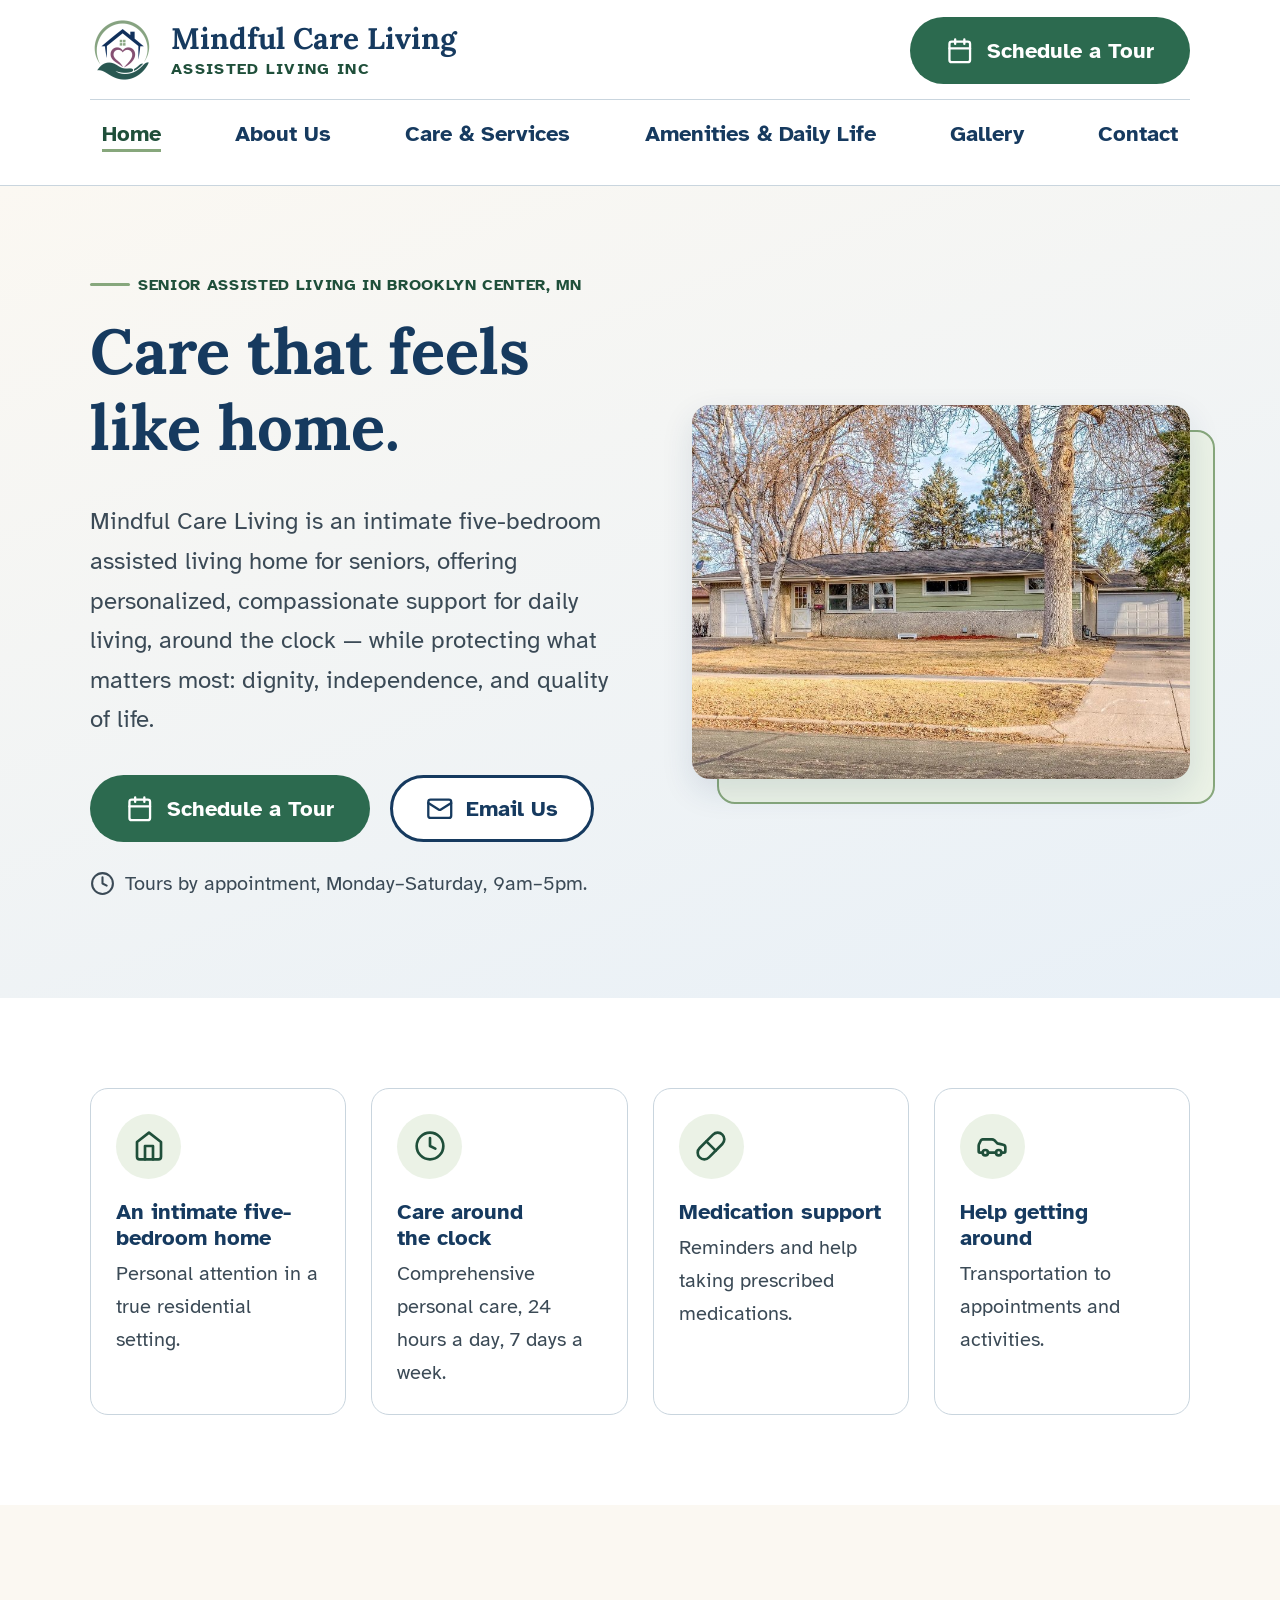
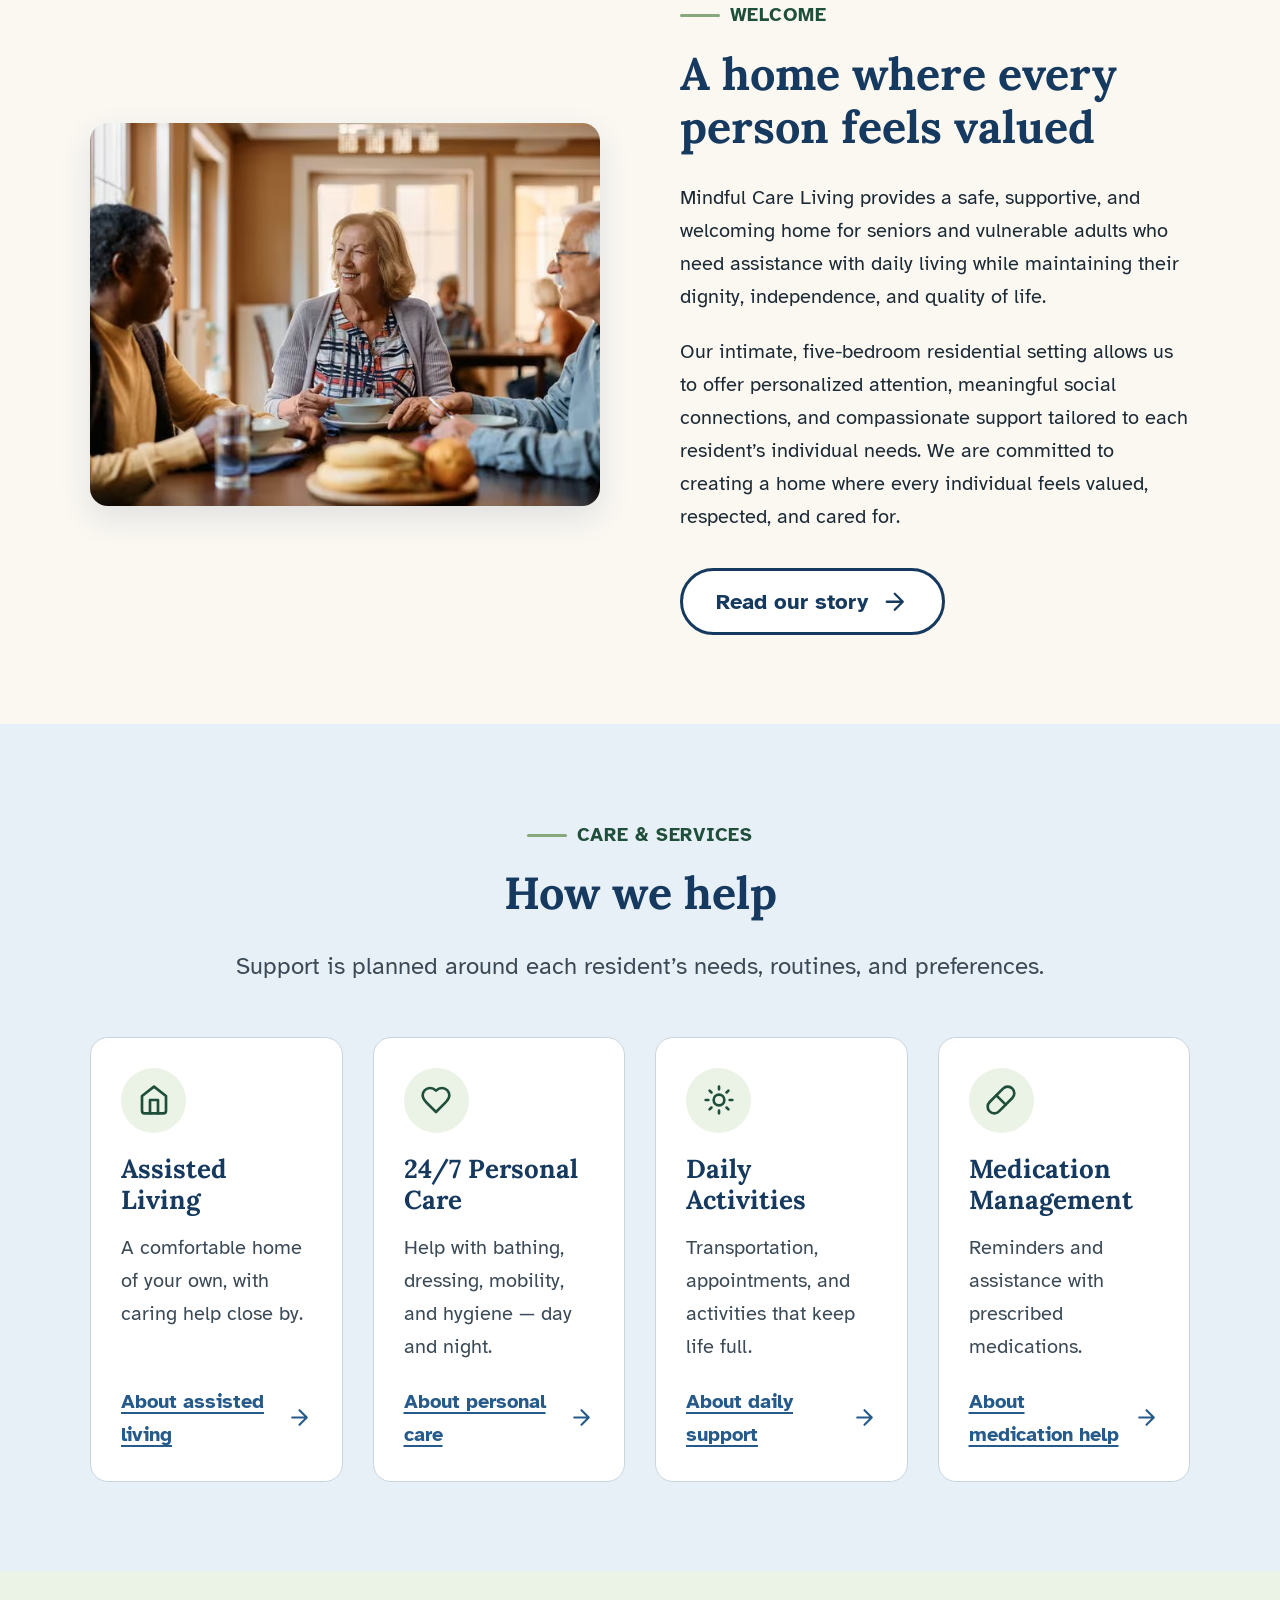
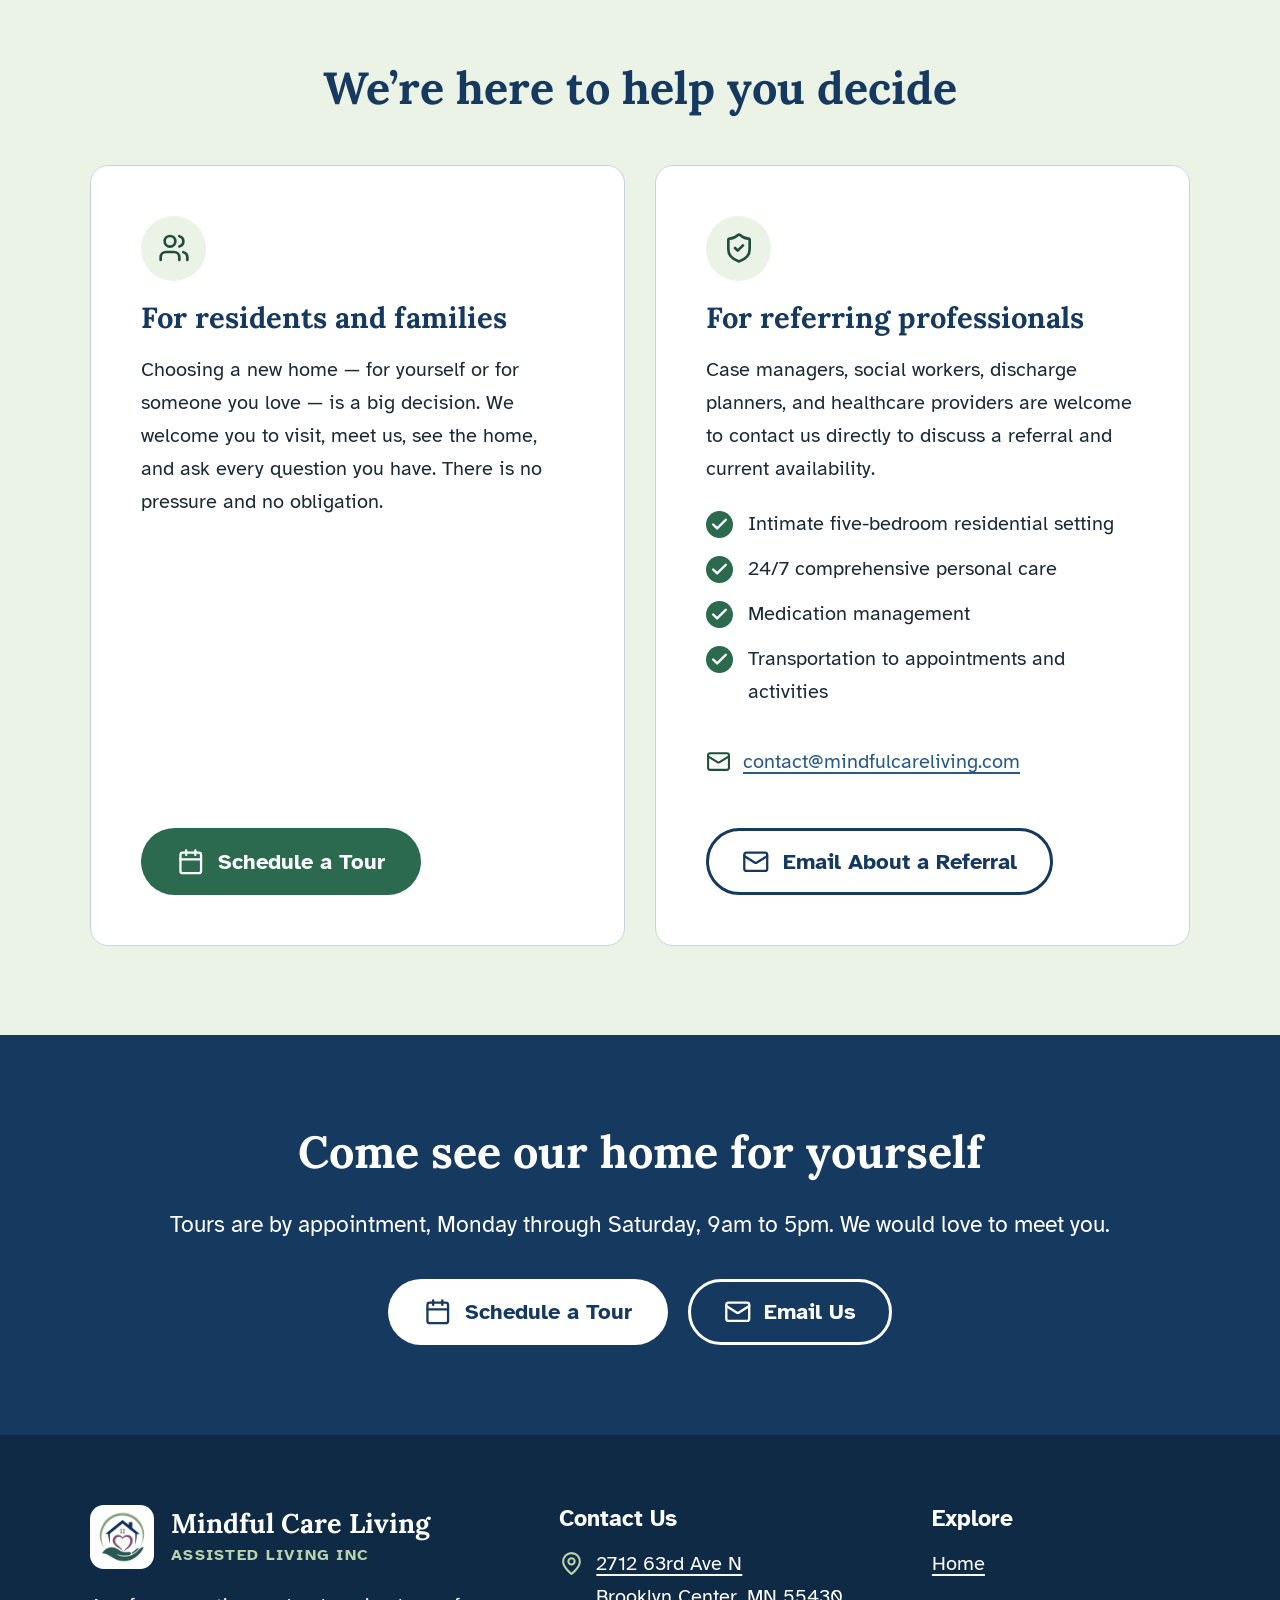
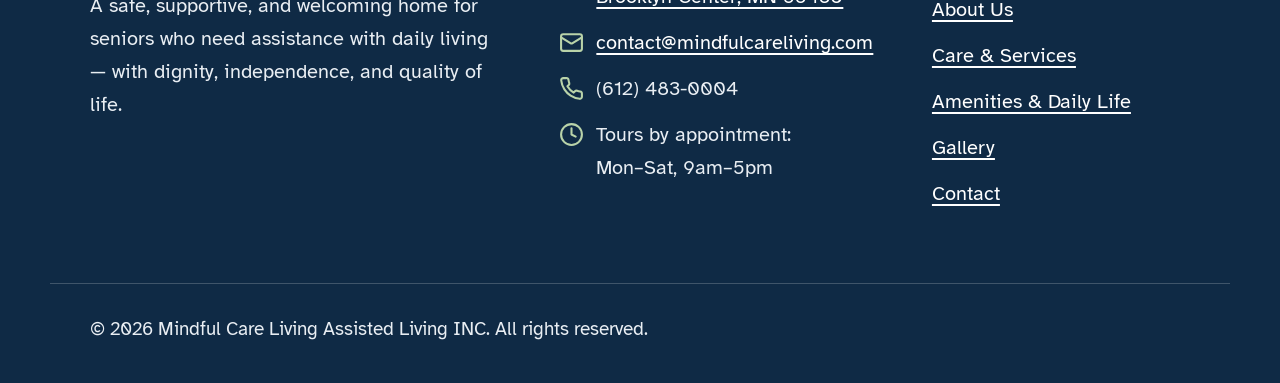
<file: index.html>
<!DOCTYPE html>
<html lang="en">
<head>
  <meta charset="utf-8">
  <meta name="viewport" content="width=device-width, initial-scale=1">
  <meta name="format-detection" content="telephone=no">
  <title>Mindful Care Living Assisted Living INC | Senior Assisted Living in Brooklyn Center, MN</title>
  <meta name="description" content="Mindful Care Living is a five-bedroom assisted living home for seniors in Brooklyn Center, Minnesota, offering 24/7 personal care, medication management, and support with daily living. Schedule a tour today.">
  <meta property="og:type" content="website">
  <meta property="og:title" content="Mindful Care Living Assisted Living INC | Senior Assisted Living in Brooklyn Center, MN">
  <meta property="og:description" content="Mindful Care Living is a five-bedroom assisted living home for seniors in Brooklyn Center, Minnesota, offering 24/7 personal care, medication management, and support with daily living. Schedule a tour today.">
  <link rel="icon" type="image/png" href="images/logo.png">
  <link rel="preconnect" href="https://fonts.googleapis.com">
  <link rel="preconnect" href="https://fonts.gstatic.com" crossorigin>
  <link rel="stylesheet" href="https://fonts.googleapis.com/css2?family=Atkinson+Hyperlegible:ital,wght@0,400;0,700;1,400&amp;family=Lora:ital,wght@0,600;0,700;1,500&amp;display=swap">
  <link rel="stylesheet" href="css/styles.css">
  <script>
    document.documentElement.classList.add("js");
  </script>
  <script src="js/main.js" defer></script>
  <script type="application/ld+json">
  {
    "@context": "https://schema.org",
    "@type": "LocalBusiness",
    "name": "Mindful Care Living Assisted Living INC",
    "description": "A five-bedroom assisted living home for seniors in Brooklyn Center, Minnesota, offering 24/7 personal care, medication management, and support with daily living.",
    "email": "contact@mindfulcareliving.com",
    "address": {
      "@type": "PostalAddress",
      "streetAddress": "2712 63rd Ave N",
      "addressLocality": "Brooklyn Center",
      "addressRegion": "MN",
      "postalCode": "55430",
      "addressCountry": "US"
    }
  }
  </script>
</head>
<body>
  <a class="skip-link" href="#main">Skip to main content</a>

  <header>
  <!-- ===== HEADER: logo and menu ===== -->
  <div class="site-header">
    <div class="container site-header__inner">
      <a class="brand" href="index.html">
        <img src="images/logo.png" alt="" width="256" height="256">
        <span>
          <span class="brand__name">Mindful Care Living</span>
          <span class="brand__tag">Assisted Living INC</span>
        </span>
      </a>
      <a class="btn btn-primary header-cta" href="contact.html#tour"><svg class="icon" viewBox="0 0 24 24" aria-hidden="true" focusable="false"><rect x="3" y="4" width="18" height="18" rx="2"/><path d="M16 2v4M8 2v4M3 10h18"/></svg> Schedule a Tour</a>
      <button class="menu-toggle" type="button" aria-expanded="false" aria-controls="site-nav">
        <svg class="icon" viewBox="0 0 24 24" aria-hidden="true" focusable="false"><path d="M4 6h16M4 12h16M4 18h16"/></svg> Menu
      </button>
      <nav id="site-nav" class="site-nav" aria-label="Main menu">
        <ul>
          <li><a href="index.html" aria-current="page">Home</a></li>
          <li><a href="about.html">About Us</a></li>
          <li><a href="care.html">Care &amp; Services</a></li>
          <li><a href="amenities.html">Amenities &amp; Daily Life</a></li>
          <li><a href="gallery.html">Gallery</a></li>
          <li><a href="contact.html">Contact</a></li>
        </ul>
        <a class="btn btn-primary site-nav__cta" href="contact.html#tour"><svg class="icon" viewBox="0 0 24 24" aria-hidden="true" focusable="false"><rect x="3" y="4" width="18" height="18" rx="2"/><path d="M16 2v4M8 2v4M3 10h18"/></svg> Schedule a Tour</a>
      </nav>
    </div>
  </div>
  </header>

  <main id="main">
    <!-- ===== WELCOME (top of the home page) ===== -->
    <section class="hero" aria-labelledby="hero-title">
      <div class="container hero__grid">
        <div>
          <p class="eyebrow">Senior Assisted Living in Brooklyn Center, MN</p>
          <h1 id="hero-title">Care that feels like home.</h1>
          <p class="lead">Mindful Care Living is an intimate five-bedroom assisted living home for seniors, offering personalized, compassionate support for daily living, around the clock — while protecting what matters most: dignity, independence, and quality of life.</p>
          <div class="btn-group">
            <a class="btn btn-primary" href="contact.html#tour"><svg class="icon" viewBox="0 0 24 24" aria-hidden="true" focusable="false"><rect x="3" y="4" width="18" height="18" rx="2"/><path d="M16 2v4M8 2v4M3 10h18"/></svg> Schedule a Tour</a>
            <a class="btn btn-secondary" href="mailto:contact@mindfulcareliving.com"><svg class="icon" viewBox="0 0 24 24" aria-hidden="true" focusable="false"><rect x="2" y="4" width="20" height="16" rx="2"/><path d="m22 7-8.97 5.7a1.94 1.94 0 0 1-2.06 0L2 7"/></svg> Email Us</a>
          </div>
          <p class="hero__note"><svg class="icon" viewBox="0 0 24 24" aria-hidden="true" focusable="false"><circle cx="12" cy="12" r="10"/><path d="M12 6v6l4 2"/></svg> Tours by appointment, Monday–Saturday, 9am–5pm.</p>
        </div>
        <figure class="hero__media">
          <!-- PHOTO: images/home-front.jpg -->
          <img src="images/home-front.jpg" alt="The front of the Mindful Care Living home" width="843" height="632">
        </figure>
      </div>
    </section>

    <!-- ===== AT A GLANCE ===== -->
    <section class="section section--white" aria-labelledby="glance-title">
      <div class="container">
        <h2 id="glance-title" class="visually-hidden">At a glance</h2>
        <ul class="highlights">
          <li>
            <span class="icon-badge"><svg class="icon" viewBox="0 0 24 24" aria-hidden="true" focusable="false"><path d="m3 9 9-7 9 7v11a2 2 0 0 1-2 2H5a2 2 0 0 1-2-2z"/><path d="M9 22V12h6v10"/></svg></span>
            <div>
              <h3>An intimate five-bedroom home</h3>
              <p>Personal attention in a true residential setting.</p>
            </div>
          </li>
          <li>
            <span class="icon-badge"><svg class="icon" viewBox="0 0 24 24" aria-hidden="true" focusable="false"><circle cx="12" cy="12" r="10"/><path d="M12 6v6l4 2"/></svg></span>
            <div>
              <h3>Care around the clock</h3>
              <p>Comprehensive personal care, 24 hours a day, 7 days a week.</p>
            </div>
          </li>
          <li>
            <span class="icon-badge"><svg class="icon" viewBox="0 0 24 24" aria-hidden="true" focusable="false"><path d="m10.5 20.5 10-10a4.95 4.95 0 1 0-7-7l-10 10a4.95 4.95 0 1 0 7 7Z"/><path d="m8.5 8.5 7 7"/></svg></span>
            <div>
              <h3>Medication support</h3>
              <p>Reminders and help taking prescribed medications.</p>
            </div>
          </li>
          <li>
            <span class="icon-badge"><svg class="icon" viewBox="0 0 24 24" aria-hidden="true" focusable="false"><path d="M19 17h2c.6 0 1-.4 1-1v-3c0-.9-.7-1.7-1.5-1.9C18.7 10.6 16 10 16 10s-1.3-1.4-2.2-2.3c-.5-.4-1.1-.7-1.8-.7H5c-.6 0-1.1.4-1.4.9l-1.4 2.9A3.7 3.7 0 0 0 2 12v4c0 .6.4 1 1 1h2"/><circle cx="7" cy="17" r="2"/><path d="M9 17h6"/><circle cx="17" cy="17" r="2"/></svg></span>
            <div>
              <h3>Help getting around</h3>
              <p>Transportation to appointments and activities.</p>
            </div>
          </li>
        </ul>
      </div>
    </section>

    <!-- ===== INTRODUCTION ===== -->
    <section class="section" aria-labelledby="welcome-title">
      <div class="container split">
        <figure class="split__media">
          <!-- PHOTO: images/dining-together.jpg -->
          <img src="images/dining-together.jpg" alt="Older adults sharing a meal and friendly conversation around a dining table" width="724" height="483" loading="lazy">
        </figure>
        <div>
          <p class="eyebrow">Welcome</p>
          <h2 id="welcome-title">A home where every person feels valued</h2>
          <p>Mindful Care Living provides a safe, supportive, and welcoming home for seniors and vulnerable adults who need assistance with daily living while maintaining their dignity, independence, and quality of life.</p>
          <p>Our intimate, five-bedroom residential setting allows us to offer personalized attention, meaningful social connections, and compassionate support tailored to each resident’s individual needs. We are committed to creating a home where every individual feels valued, respected, and cared for.</p>
          <div class="btn-group">
            <a class="btn btn-secondary" href="about.html">Read our story <svg class="icon" viewBox="0 0 24 24" aria-hidden="true" focusable="false"><path d="M5 12h14M12 5l7 7-7 7"/></svg></a>
          </div>
        </div>
      </div>
    </section>

    <!-- ===== CARE OVERVIEW ===== -->
    <section class="section section--blue" aria-labelledby="care-title">
      <div class="container">
        <div class="section__header section__header--center">
          <p class="eyebrow">Care &amp; Services</p>
          <h2 id="care-title">How we help</h2>
          <p class="lead">Support is planned around each resident’s needs, routines, and preferences.</p>
        </div>
        <ul class="cards cards--4">
          <li class="card">
            <span class="icon-badge"><svg class="icon" viewBox="0 0 24 24" aria-hidden="true" focusable="false"><path d="m3 9 9-7 9 7v11a2 2 0 0 1-2 2H5a2 2 0 0 1-2-2z"/><path d="M9 22V12h6v10"/></svg></span>
            <h3>Assisted Living</h3>
            <p>A comfortable home of your own, with caring help close by.</p>
            <a class="card__link" href="care.html#assisted-living">About assisted living <svg class="icon" viewBox="0 0 24 24" aria-hidden="true" focusable="false"><path d="M5 12h14M12 5l7 7-7 7"/></svg></a>
          </li>
          <li class="card">
            <span class="icon-badge"><svg class="icon" viewBox="0 0 24 24" aria-hidden="true" focusable="false"><path d="M19 14c1.49-1.46 3-3.21 3-5.5A5.5 5.5 0 0 0 16.5 3c-1.76 0-3 .5-4.5 2-1.5-1.5-2.74-2-4.5-2A5.5 5.5 0 0 0 2 8.5c0 2.3 1.5 4.05 3 5.5l7 7Z"/></svg></span>
            <h3>24/7 Personal Care</h3>
            <p>Help with bathing, dressing, mobility, and hygiene — day and night.</p>
            <a class="card__link" href="care.html#personal-care">About personal care <svg class="icon" viewBox="0 0 24 24" aria-hidden="true" focusable="false"><path d="M5 12h14M12 5l7 7-7 7"/></svg></a>
          </li>
          <li class="card">
            <span class="icon-badge"><svg class="icon" viewBox="0 0 24 24" aria-hidden="true" focusable="false"><circle cx="12" cy="12" r="4"/><path d="M12 2v2M12 20v2M4.93 4.93l1.41 1.41M17.66 17.66l1.41 1.41M2 12h2M20 12h2M6.34 17.66l-1.41 1.41M19.07 4.93l-1.41 1.41"/></svg></span>
            <h3>Daily Activities</h3>
            <p>Transportation, appointments, and activities that keep life full.</p>
            <a class="card__link" href="care.html#daily-activities">About daily support <svg class="icon" viewBox="0 0 24 24" aria-hidden="true" focusable="false"><path d="M5 12h14M12 5l7 7-7 7"/></svg></a>
          </li>
          <li class="card">
            <span class="icon-badge"><svg class="icon" viewBox="0 0 24 24" aria-hidden="true" focusable="false"><path d="m10.5 20.5 10-10a4.95 4.95 0 1 0-7-7l-10 10a4.95 4.95 0 1 0 7 7Z"/><path d="m8.5 8.5 7 7"/></svg></span>
            <h3>Medication Management</h3>
            <p>Reminders and assistance with prescribed medications.</p>
            <a class="card__link" href="care.html#medication">About medication help <svg class="icon" viewBox="0 0 24 24" aria-hidden="true" focusable="false"><path d="M5 12h14M12 5l7 7-7 7"/></svg></a>
          </li>
        </ul>
      </div>
    </section>

    <!-- ===== FOR FAMILIES AND REFERRING PROFESSIONALS ===== -->
    <section class="section section--sage" aria-labelledby="audience-title">
      <div class="container">
        <div class="section__header section__header--center">
          <h2 id="audience-title">We’re here to help you decide</h2>
        </div>
        <div class="audience">
          <div class="audience__panel">
            <span class="icon-badge"><svg class="icon" viewBox="0 0 24 24" aria-hidden="true" focusable="false"><path d="M16 21v-2a4 4 0 0 0-4-4H6a4 4 0 0 0-4 4v2"/><circle cx="9" cy="7" r="4"/><path d="M22 21v-2a4 4 0 0 0-3-3.87M16 3.13a4 4 0 0 1 0 7.75"/></svg></span>
            <h3>For residents and families</h3>
            <p>Choosing a new home — for yourself or for someone you love — is a big decision. We welcome you to visit, meet us, see the home, and ask every question you have. There is no pressure and no obligation.</p>
            <div class="btn-group">
              <a class="btn btn-primary" href="contact.html#tour"><svg class="icon" viewBox="0 0 24 24" aria-hidden="true" focusable="false"><rect x="3" y="4" width="18" height="18" rx="2"/><path d="M16 2v4M8 2v4M3 10h18"/></svg> Schedule a Tour</a>
            </div>
          </div>
          <div class="audience__panel">
            <span class="icon-badge"><svg class="icon" viewBox="0 0 24 24" aria-hidden="true" focusable="false"><path d="M20 13c0 5-3.5 7.5-7.66 8.95a1 1 0 0 1-.67-.01C7.5 20.5 4 18 4 13V6a1 1 0 0 1 1-1c2 0 4.5-1.2 6.24-2.72a1.17 1.17 0 0 1 1.52 0C14.51 3.81 17 5 19 5a1 1 0 0 1 1 1z"/><path d="m9 12 2 2 4-4"/></svg></span>
            <h3>For referring professionals</h3>
            <p>Case managers, social workers, discharge planners, and healthcare providers are welcome to contact us directly to discuss a referral and current availability.</p>
            <ul class="check-list">
              <li>Intimate five-bedroom residential setting</li>
              <li>24/7 comprehensive personal care</li>
              <li>Medication management</li>
              <li>Transportation to appointments and activities</li>
            </ul>
            <ul class="contact-lines">
              <li><svg class="icon" viewBox="0 0 24 24" aria-hidden="true" focusable="false"><rect x="2" y="4" width="20" height="16" rx="2"/><path d="m22 7-8.97 5.7a1.94 1.94 0 0 1-2.06 0L2 7"/></svg> <a href="mailto:contact@mindfulcareliving.com">contact@mindfulcareliving.com</a></li>
            </ul>
            <div class="btn-group">
              <a class="btn btn-secondary" href="mailto:contact@mindfulcareliving.com?subject=Referral%20inquiry"><svg class="icon" viewBox="0 0 24 24" aria-hidden="true" focusable="false"><rect x="2" y="4" width="20" height="16" rx="2"/><path d="m22 7-8.97 5.7a1.94 1.94 0 0 1-2.06 0L2 7"/></svg> Email About a Referral</a>
            </div>
          </div>
        </div>
      </div>
    </section>

    <!-- ===== VISIT US ===== -->
    <section class="cta-band" aria-labelledby="visit-title">
      <div class="container">
        <h2 id="visit-title">Come see our home for yourself</h2>
        <p>Tours are by appointment, Monday through Saturday, 9am to 5pm. We would love to meet you.</p>
        <div class="btn-group">
          <a class="btn btn-light" href="contact.html#tour"><svg class="icon" viewBox="0 0 24 24" aria-hidden="true" focusable="false"><rect x="3" y="4" width="18" height="18" rx="2"/><path d="M16 2v4M8 2v4M3 10h18"/></svg> Schedule a Tour</a>
          <a class="btn btn-outline-light" href="mailto:contact@mindfulcareliving.com"><svg class="icon" viewBox="0 0 24 24" aria-hidden="true" focusable="false"><rect x="2" y="4" width="20" height="16" rx="2"/><path d="m22 7-8.97 5.7a1.94 1.94 0 0 1-2.06 0L2 7"/></svg> Email Us</a>
        </div>
      </div>
    </section>
  </main>

  <!-- ===== FOOTER (shown on every page) ===== -->
  <footer class="site-footer">
    <div class="container footer-grid">
      <div>
        <div class="footer-brand">
          <img src="images/logo.png" alt="" width="256" height="256">
          <span><span class="footer-brand__name">Mindful Care Living</span><span class="footer-brand__tag">Assisted Living INC</span></span>
        </div>
        <p>A safe, supportive, and welcoming home for seniors who need assistance with daily living — with dignity, independence, and quality of life.</p>
      </div>
      <div>
        <h2 class="footer-heading">Contact Us</h2>
        <ul class="footer-list">
          <li><svg class="icon" viewBox="0 0 24 24" aria-hidden="true" focusable="false"><path d="M20 10c0 6-8 12-8 12s-8-6-8-12a8 8 0 0 1 16 0Z"/><circle cx="12" cy="10" r="3"/></svg> <a href="https://www.google.com/maps/search/?api=1&amp;query=2712+63rd+Ave+N,+Brooklyn+Center,+MN+55430">2712 63rd Ave N<br>Brooklyn Center, MN 55430</a></li>
          <li><svg class="icon" viewBox="0 0 24 24" aria-hidden="true" focusable="false"><rect x="2" y="4" width="20" height="16" rx="2"/><path d="m22 7-8.97 5.7a1.94 1.94 0 0 1-2.06 0L2 7"/></svg> <a href="mailto:contact@mindfulcareliving.com">contact@mindfulcareliving.com</a></li>
          <li><svg class="icon" viewBox="0 0 24 24" aria-hidden="true" focusable="false"><path d="M22 16.92v3a2 2 0 0 1-2.18 2 19.79 19.79 0 0 1-8.63-3.07 19.5 19.5 0 0 1-6-6 19.79 19.79 0 0 1-3.07-8.67A2 2 0 0 1 4.11 2h3a2 2 0 0 1 2 1.72 12.84 12.84 0 0 0 .7 2.81 2 2 0 0 1-.45 2.11L8.09 9.91a16 16 0 0 0 6 6l1.27-1.27a2 2 0 0 1 2.11-.45 12.84 12.84 0 0 0 2.81.7A2 2 0 0 1 22 16.92z"/></svg> <span>(612) 483-0004</span></li>
          <li><svg class="icon" viewBox="0 0 24 24" aria-hidden="true" focusable="false"><circle cx="12" cy="12" r="10"/><path d="M12 6v6l4 2"/></svg> <span>Tours by appointment:<br>Mon–Sat, 9am–5pm</span></li>
        </ul>
      </div>
      <nav aria-label="Footer menu">
        <h2 class="footer-heading">Explore</h2>
        <ul class="footer-list">
          <li><a href="index.html">Home</a></li>
          <li><a href="about.html">About Us</a></li>
          <li><a href="care.html">Care &amp; Services</a></li>
          <li><a href="amenities.html">Amenities &amp; Daily Life</a></li>
          <li><a href="gallery.html">Gallery</a></li>
          <li><a href="contact.html">Contact</a></li>
        </ul>
      </nav>
    </div>
    <div class="container footer-bottom">
      <p>&copy; <span data-year>2026</span> Mindful Care Living Assisted Living INC. All rights reserved.</p>
    </div>
  </footer>
</body>
</html>
</file>
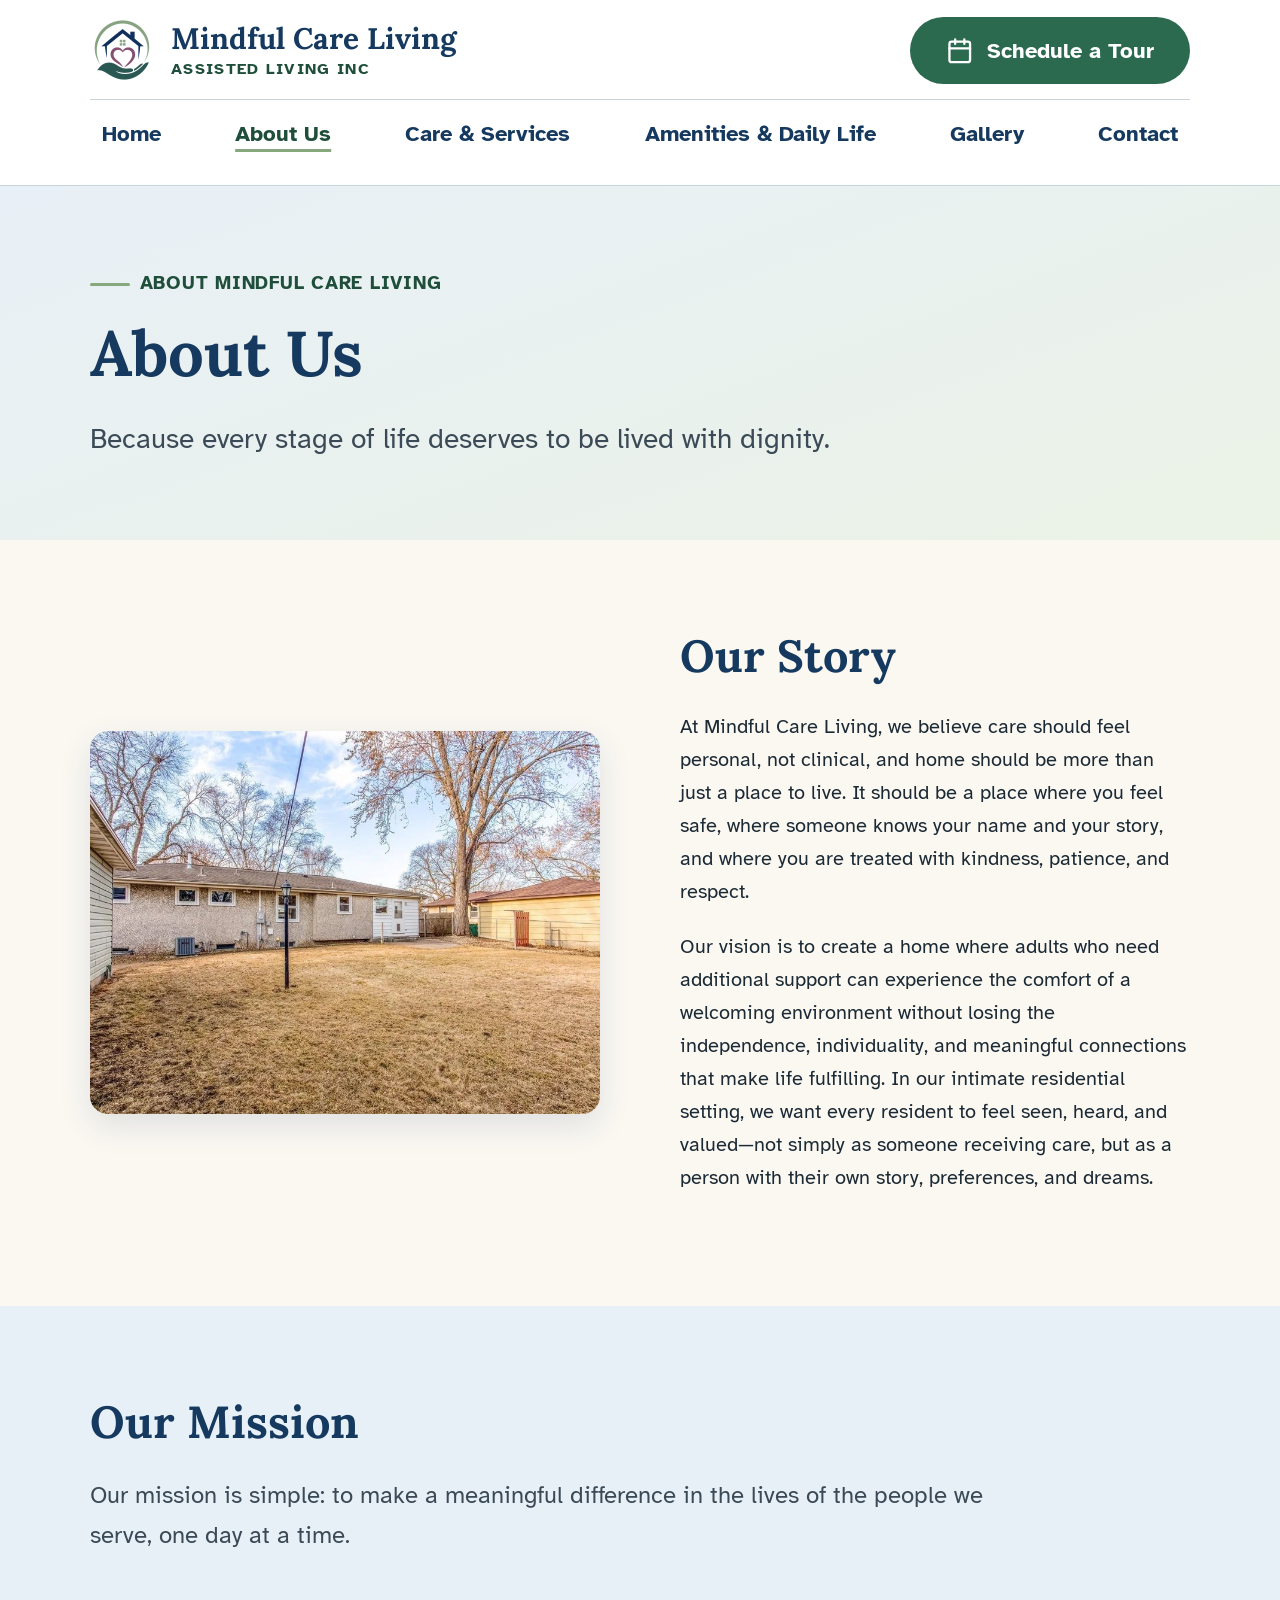
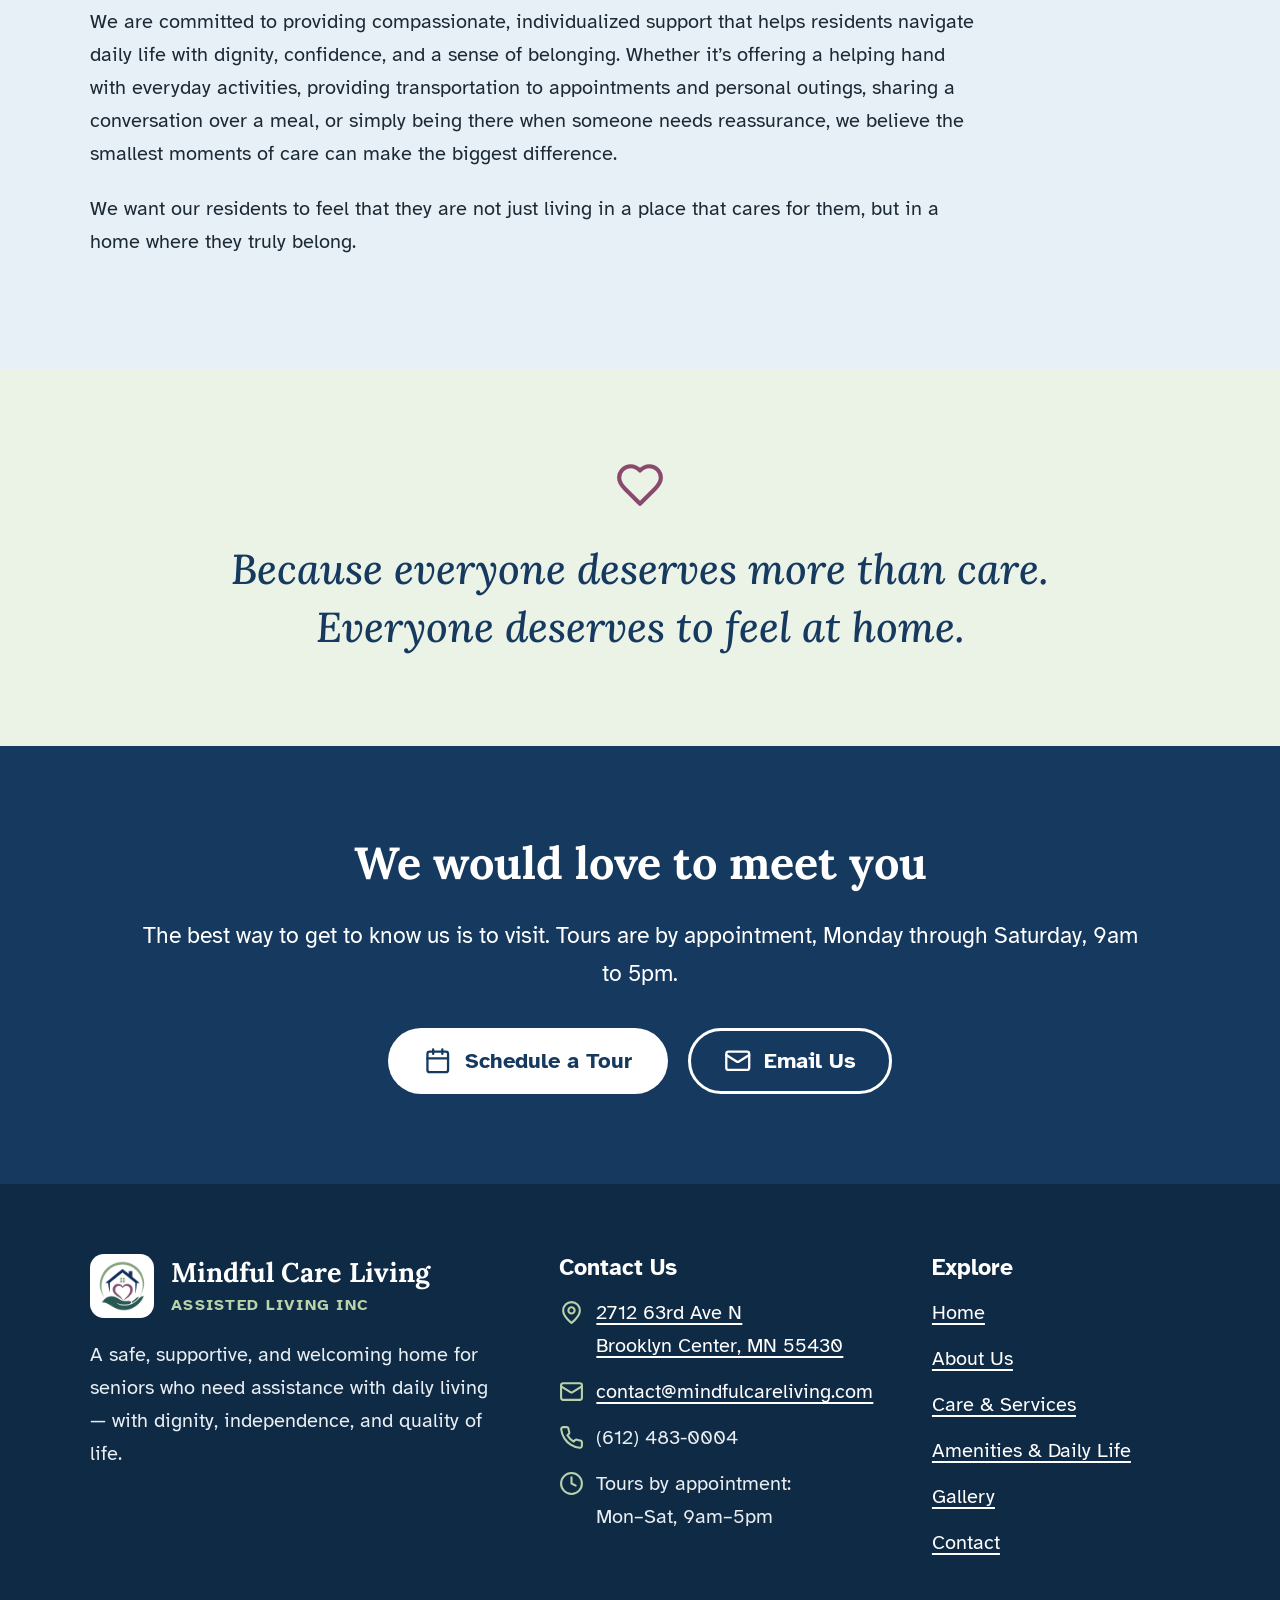
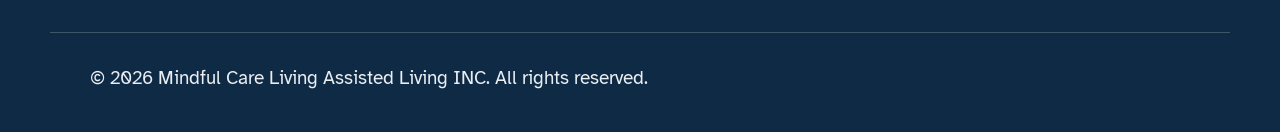
<file: about.html>
<!DOCTYPE html>
<html lang="en">
<head>
  <meta charset="utf-8">
  <meta name="viewport" content="width=device-width, initial-scale=1">
  <meta name="format-detection" content="telephone=no">
  <title>About Us | Mindful Care Living Assisted Living INC</title>
  <meta name="description" content="Our story, mission, and team. At Mindful Care Living, care feels personal, not clinical — because every stage of life deserves to be lived with dignity.">
  <meta property="og:type" content="website">
  <meta property="og:title" content="About Us | Mindful Care Living Assisted Living INC">
  <meta property="og:description" content="Our story, mission, and team. At Mindful Care Living, care feels personal, not clinical — because every stage of life deserves to be lived with dignity.">
  <link rel="icon" type="image/png" href="images/logo.png">
  <link rel="preconnect" href="https://fonts.googleapis.com">
  <link rel="preconnect" href="https://fonts.gstatic.com" crossorigin>
  <link rel="stylesheet" href="https://fonts.googleapis.com/css2?family=Atkinson+Hyperlegible:ital,wght@0,400;0,700;1,400&amp;family=Lora:ital,wght@0,600;0,700;1,500&amp;display=swap">
  <link rel="stylesheet" href="css/styles.css">
  <script>
    document.documentElement.classList.add("js");
  </script>
  <script src="js/main.js" defer></script>
</head>
<body>
  <a class="skip-link" href="#main">Skip to main content</a>

  <header>
  <!-- ===== HEADER: logo and menu ===== -->
  <div class="site-header">
    <div class="container site-header__inner">
      <a class="brand" href="index.html">
        <img src="images/logo.png" alt="" width="256" height="256">
        <span>
          <span class="brand__name">Mindful Care Living</span>
          <span class="brand__tag">Assisted Living INC</span>
        </span>
      </a>
      <a class="btn btn-primary header-cta" href="contact.html#tour"><svg class="icon" viewBox="0 0 24 24" aria-hidden="true" focusable="false"><rect x="3" y="4" width="18" height="18" rx="2"/><path d="M16 2v4M8 2v4M3 10h18"/></svg> Schedule a Tour</a>
      <button class="menu-toggle" type="button" aria-expanded="false" aria-controls="site-nav">
        <svg class="icon" viewBox="0 0 24 24" aria-hidden="true" focusable="false"><path d="M4 6h16M4 12h16M4 18h16"/></svg> Menu
      </button>
      <nav id="site-nav" class="site-nav" aria-label="Main menu">
        <ul>
          <li><a href="index.html">Home</a></li>
          <li><a href="about.html" aria-current="page">About Us</a></li>
          <li><a href="care.html">Care &amp; Services</a></li>
          <li><a href="amenities.html">Amenities &amp; Daily Life</a></li>
          <li><a href="gallery.html">Gallery</a></li>
          <li><a href="contact.html">Contact</a></li>
        </ul>
        <a class="btn btn-primary site-nav__cta" href="contact.html#tour"><svg class="icon" viewBox="0 0 24 24" aria-hidden="true" focusable="false"><rect x="3" y="4" width="18" height="18" rx="2"/><path d="M16 2v4M8 2v4M3 10h18"/></svg> Schedule a Tour</a>
      </nav>
    </div>
  </div>
  </header>

  <main id="main">
    <!-- ===== PAGE TITLE ===== -->
    <section class="page-hero">
      <div class="container">
        <p class="eyebrow">About Mindful Care Living</p>
        <h1>About Us</h1>
        <p class="lead">Because every stage of life deserves to be lived with dignity.</p>
      </div>
    </section>

    <!-- ===== OUR STORY ===== -->
    <section class="section" aria-labelledby="story-title">
      <div class="container split">
        <figure class="split__media">
          <!-- PHOTO: images/backyard.jpg -->
          <img src="images/backyard.jpg" alt="The large, open backyard behind the home" width="960" height="640">
        </figure>
        <div>
          <h2 id="story-title">Our Story</h2>
          <p>At Mindful Care Living, we believe care should feel personal, not clinical, and home should be more than just a place to live. It should be a place where you feel safe, where someone knows your name and your story, and where you are treated with kindness, patience, and respect.</p>
          <p>Our vision is to create a home where adults who need additional support can experience the comfort of a welcoming environment without losing the independence, individuality, and meaningful connections that make life fulfilling. In our intimate residential setting, we want every resident to feel seen, heard, and valued—not simply as someone receiving care, but as a person with their own story, preferences, and dreams.</p>
        </div>
      </div>
    </section>

    <!-- ===== OUR MISSION ===== -->
    <section class="section section--blue" aria-labelledby="mission-title">
      <div class="container">
        <div class="section__header">
          <h2 id="mission-title">Our Mission</h2>
          <p class="lead">Our mission is simple: to make a meaningful difference in the lives of the people we serve, one day at a time.</p>
        </div>
        <p>We are committed to providing compassionate, individualized support that helps residents navigate daily life with dignity, confidence, and a sense of belonging. Whether it’s offering a helping hand with everyday activities, providing transportation to appointments and personal outings, sharing a conversation over a meal, or simply being there when someone needs reassurance, we believe the smallest moments of care can make the biggest difference.</p>
        <p>We want our residents to feel that they are not just living in a place that cares for them, but in a home where they truly belong.</p>
      </div>
    </section>

    <!-- ===== CLOSING QUOTE ===== -->
    <section class="section section--sage" aria-label="Our promise">
      <div class="container quote">
        <svg class="icon" viewBox="0 0 24 24" aria-hidden="true" focusable="false"><path d="M19 14c1.49-1.46 3-3.21 3-5.5A5.5 5.5 0 0 0 16.5 3c-1.76 0-3 .5-4.5 2-1.5-1.5-2.74-2-4.5-2A5.5 5.5 0 0 0 2 8.5c0 2.3 1.5 4.05 3 5.5l7 7Z"/></svg>
        <blockquote>
          <p>Because everyone deserves more than care. Everyone deserves to feel at home.</p>
        </blockquote>
      </div>
    </section>

    <!-- ===== VISIT US ===== -->
    <section class="cta-band" aria-labelledby="visit-title">
      <div class="container">
        <h2 id="visit-title">We would love to meet you</h2>
        <p>The best way to get to know us is to visit. Tours are by appointment, Monday through Saturday, 9am to 5pm.</p>
        <div class="btn-group">
          <a class="btn btn-light" href="contact.html#tour"><svg class="icon" viewBox="0 0 24 24" aria-hidden="true" focusable="false"><rect x="3" y="4" width="18" height="18" rx="2"/><path d="M16 2v4M8 2v4M3 10h18"/></svg> Schedule a Tour</a>
          <a class="btn btn-outline-light" href="mailto:contact@mindfulcareliving.com"><svg class="icon" viewBox="0 0 24 24" aria-hidden="true" focusable="false"><rect x="2" y="4" width="20" height="16" rx="2"/><path d="m22 7-8.97 5.7a1.94 1.94 0 0 1-2.06 0L2 7"/></svg> Email Us</a>
        </div>
      </div>
    </section>
  </main>

  <!-- ===== FOOTER (shown on every page) ===== -->
  <footer class="site-footer">
    <div class="container footer-grid">
      <div>
        <div class="footer-brand">
          <img src="images/logo.png" alt="" width="256" height="256">
          <span><span class="footer-brand__name">Mindful Care Living</span><span class="footer-brand__tag">Assisted Living INC</span></span>
        </div>
        <p>A safe, supportive, and welcoming home for seniors who need assistance with daily living — with dignity, independence, and quality of life.</p>
      </div>
      <div>
        <h2 class="footer-heading">Contact Us</h2>
        <ul class="footer-list">
          <li><svg class="icon" viewBox="0 0 24 24" aria-hidden="true" focusable="false"><path d="M20 10c0 6-8 12-8 12s-8-6-8-12a8 8 0 0 1 16 0Z"/><circle cx="12" cy="10" r="3"/></svg> <a href="https://www.google.com/maps/search/?api=1&amp;query=2712+63rd+Ave+N,+Brooklyn+Center,+MN+55430">2712 63rd Ave N<br>Brooklyn Center, MN 55430</a></li>
          <li><svg class="icon" viewBox="0 0 24 24" aria-hidden="true" focusable="false"><rect x="2" y="4" width="20" height="16" rx="2"/><path d="m22 7-8.97 5.7a1.94 1.94 0 0 1-2.06 0L2 7"/></svg> <a href="mailto:contact@mindfulcareliving.com">contact@mindfulcareliving.com</a></li>
          <li><svg class="icon" viewBox="0 0 24 24" aria-hidden="true" focusable="false"><path d="M22 16.92v3a2 2 0 0 1-2.18 2 19.79 19.79 0 0 1-8.63-3.07 19.5 19.5 0 0 1-6-6 19.79 19.79 0 0 1-3.07-8.67A2 2 0 0 1 4.11 2h3a2 2 0 0 1 2 1.72 12.84 12.84 0 0 0 .7 2.81 2 2 0 0 1-.45 2.11L8.09 9.91a16 16 0 0 0 6 6l1.27-1.27a2 2 0 0 1 2.11-.45 12.84 12.84 0 0 0 2.81.7A2 2 0 0 1 22 16.92z"/></svg> <span>(612) 483-0004</span></li>
          <li><svg class="icon" viewBox="0 0 24 24" aria-hidden="true" focusable="false"><circle cx="12" cy="12" r="10"/><path d="M12 6v6l4 2"/></svg> <span>Tours by appointment:<br>Mon–Sat, 9am–5pm</span></li>
        </ul>
      </div>
      <nav aria-label="Footer menu">
        <h2 class="footer-heading">Explore</h2>
        <ul class="footer-list">
          <li><a href="index.html">Home</a></li>
          <li><a href="about.html">About Us</a></li>
          <li><a href="care.html">Care &amp; Services</a></li>
          <li><a href="amenities.html">Amenities &amp; Daily Life</a></li>
          <li><a href="gallery.html">Gallery</a></li>
          <li><a href="contact.html">Contact</a></li>
        </ul>
      </nav>
    </div>
    <div class="container footer-bottom">
      <p>&copy; <span data-year>2026</span> Mindful Care Living Assisted Living INC. All rights reserved.</p>
    </div>
  </footer>
</body>
</html>
</file>
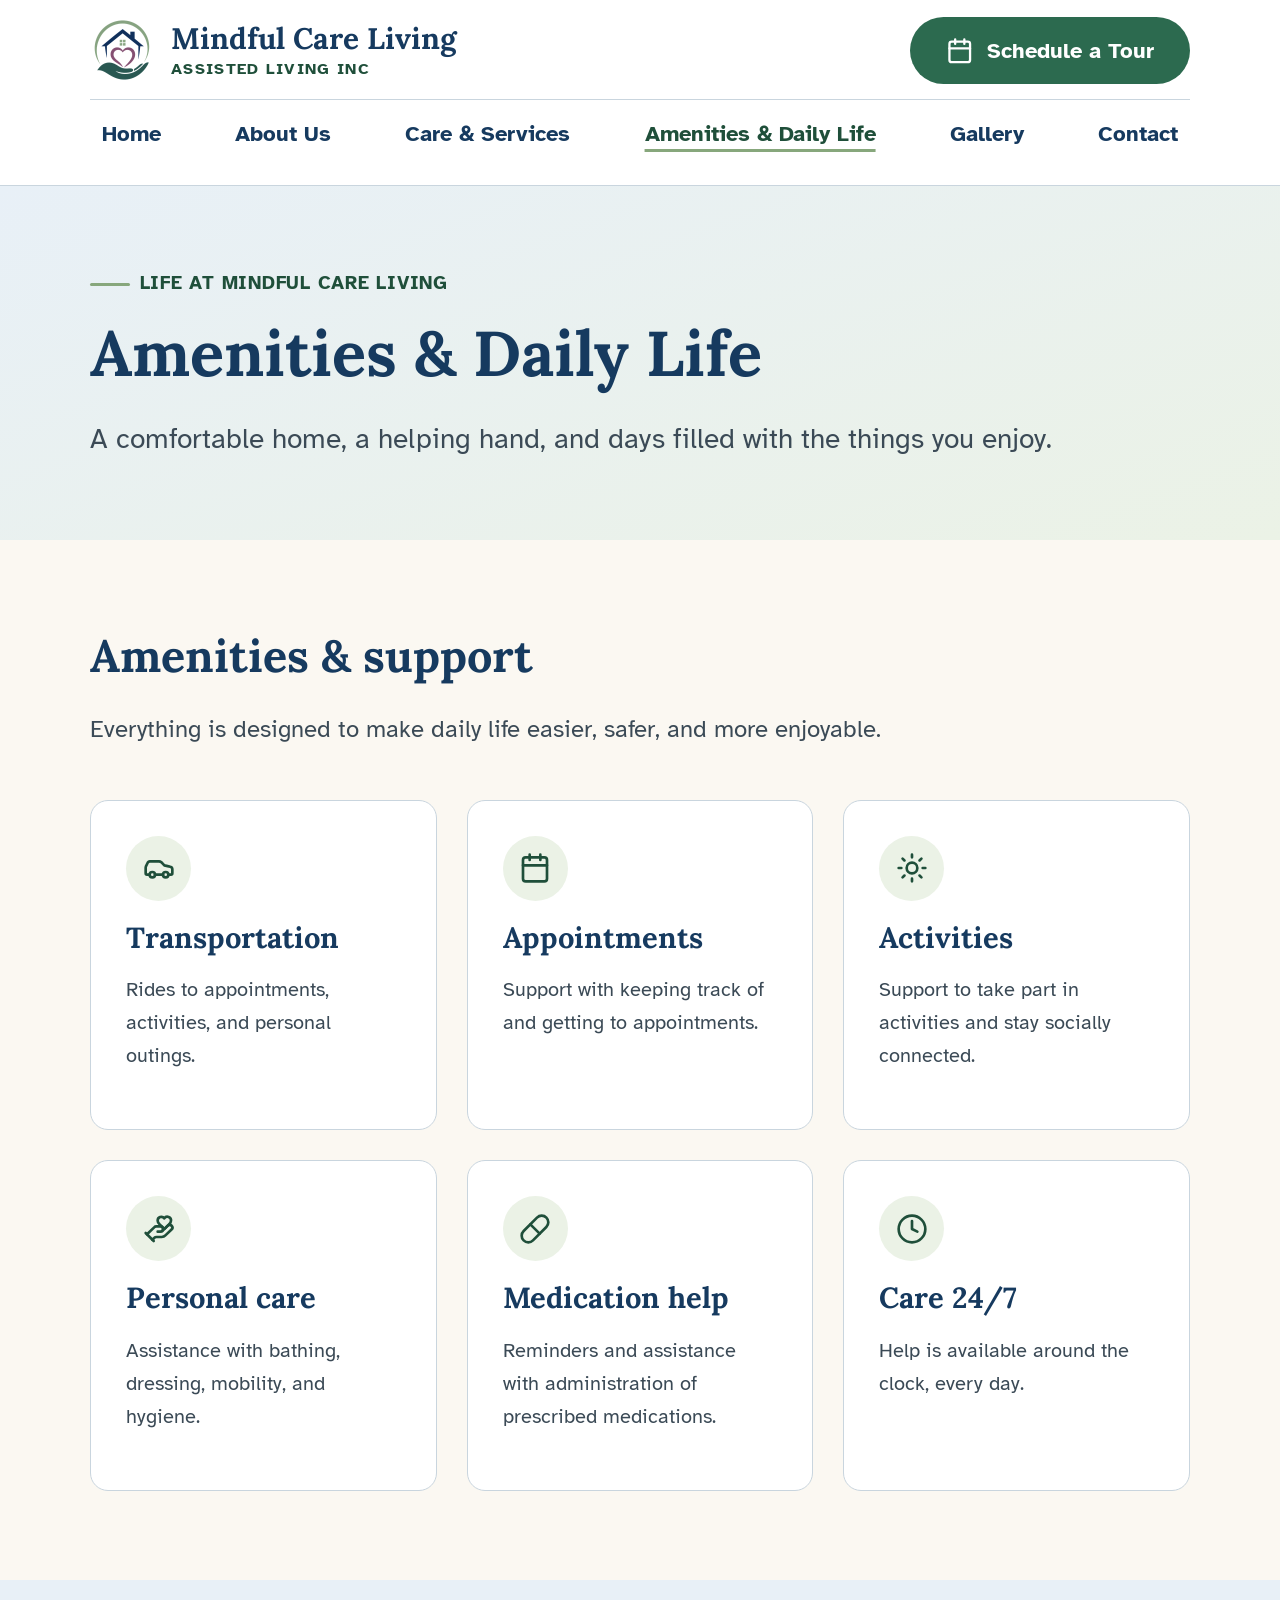
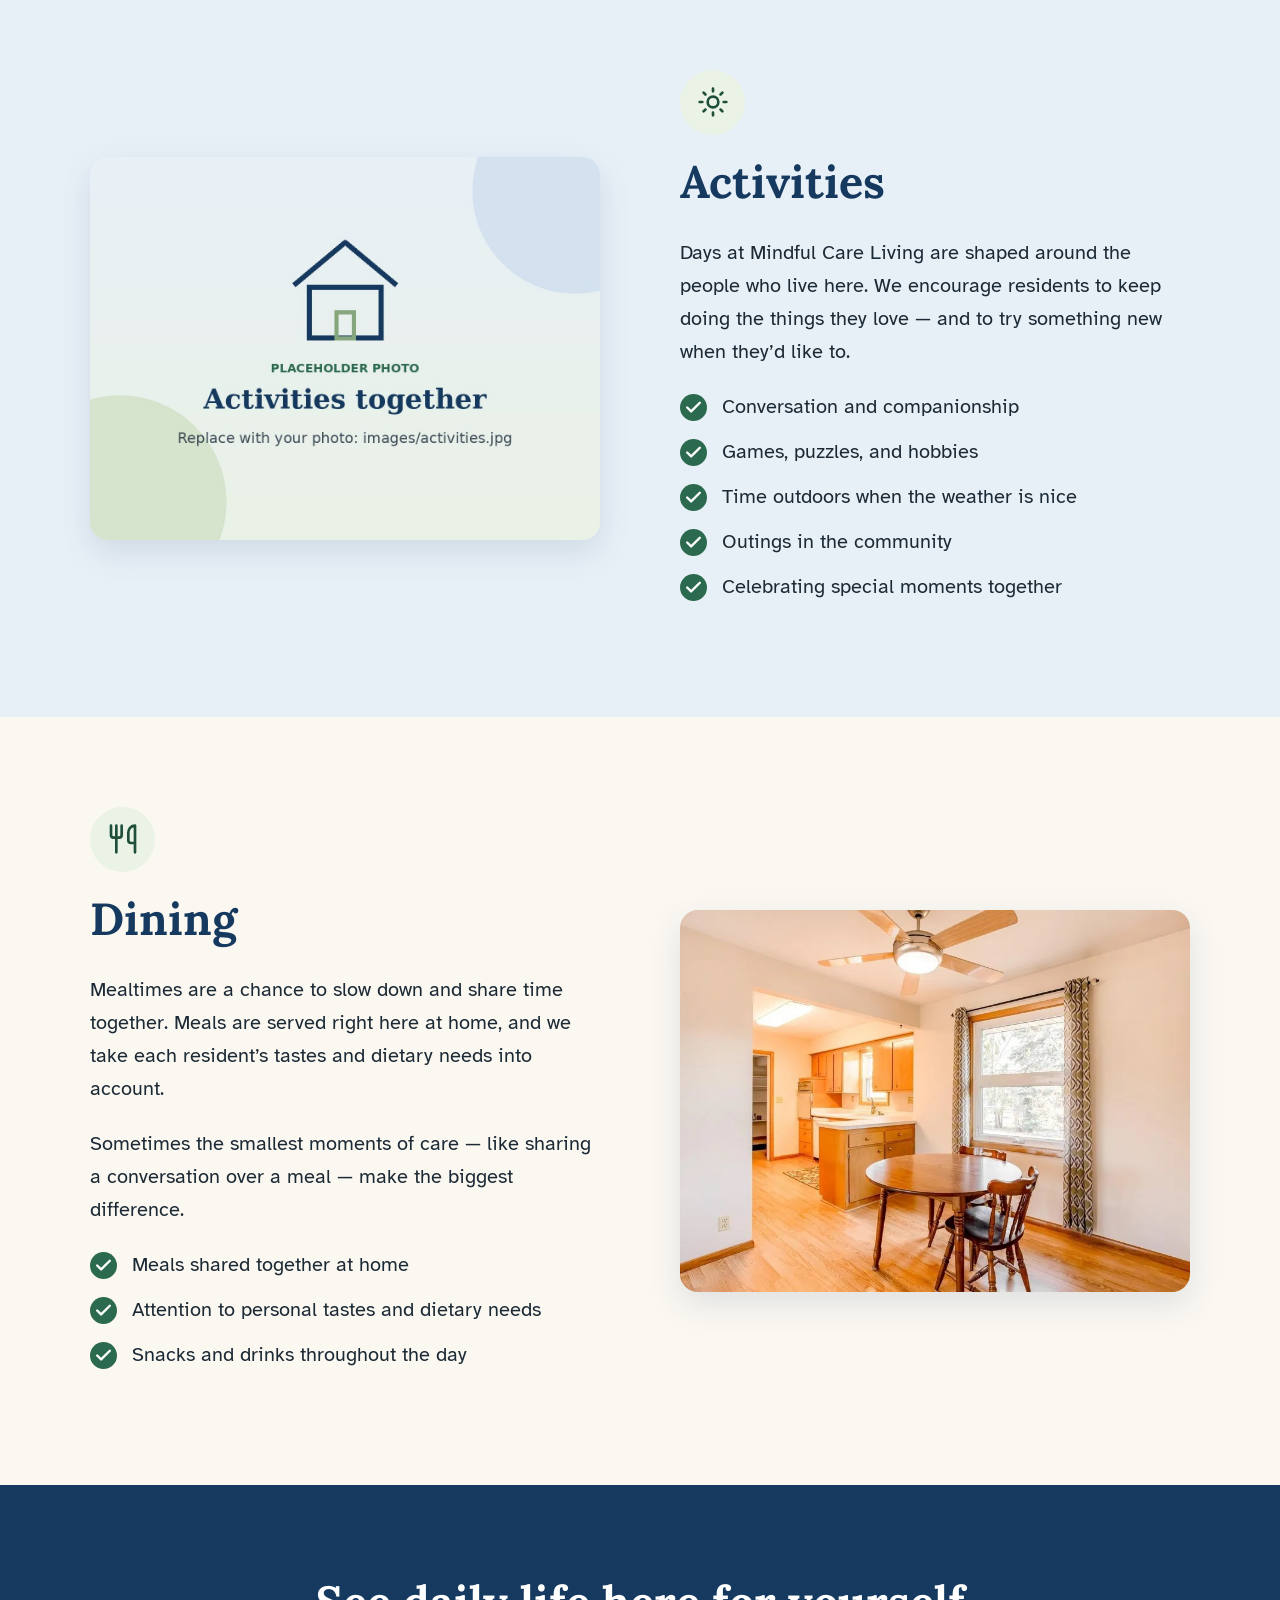
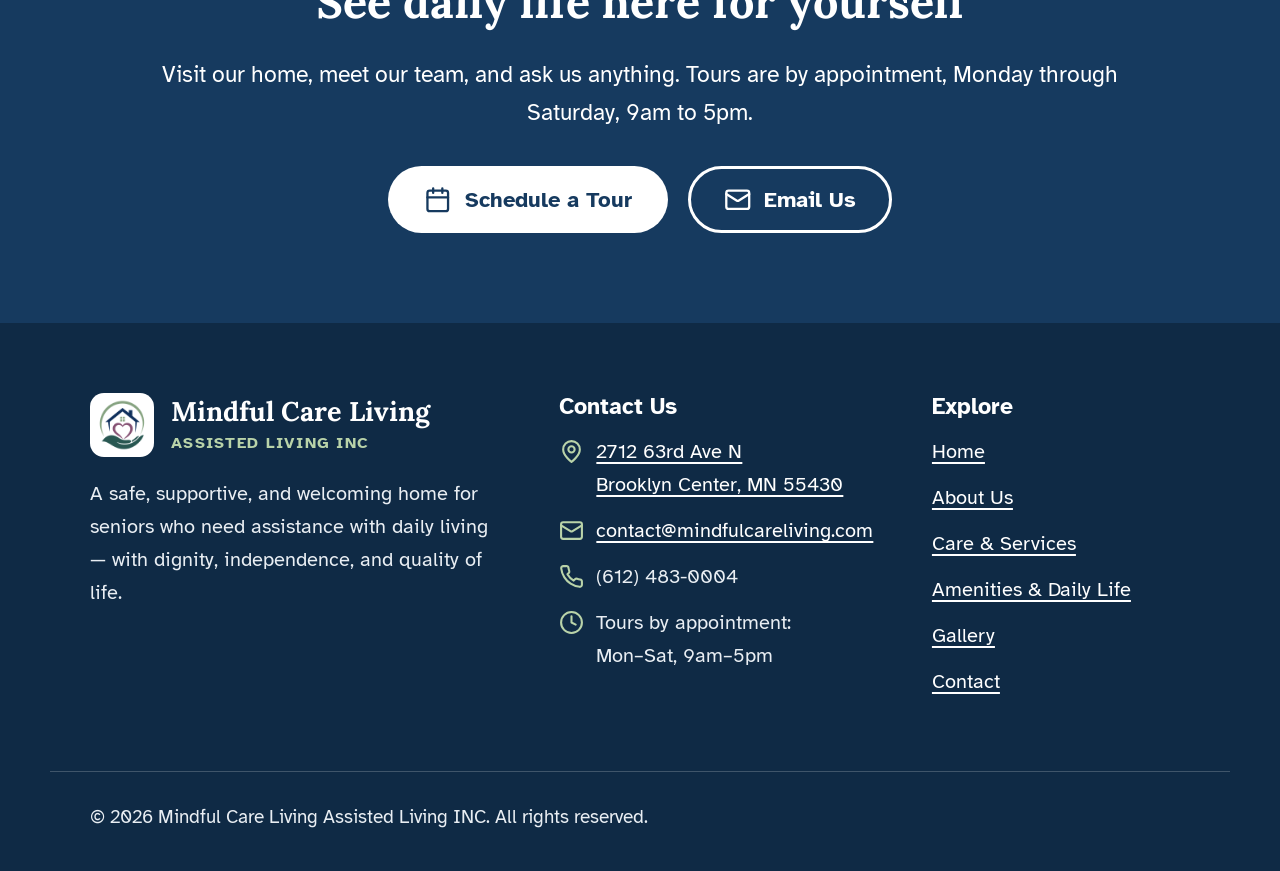
<file: amenities.html>
<!DOCTYPE html>
<html lang="en">
<head>
  <meta charset="utf-8">
  <meta name="viewport" content="width=device-width, initial-scale=1">
  <meta name="format-detection" content="telephone=no">
  <title>Amenities &amp; Daily Life | Mindful Care Living Assisted Living INC</title>
  <meta name="description" content="Transportation, help with appointments and activities, personal care assistance, medication support, activities, and dining at Mindful Care Living.">
  <meta property="og:type" content="website">
  <meta property="og:title" content="Amenities &amp; Daily Life | Mindful Care Living Assisted Living INC">
  <meta property="og:description" content="Transportation, help with appointments and activities, personal care assistance, medication support, activities, and dining at Mindful Care Living.">
  <link rel="icon" type="image/png" href="images/logo.png">
  <link rel="preconnect" href="https://fonts.googleapis.com">
  <link rel="preconnect" href="https://fonts.gstatic.com" crossorigin>
  <link rel="stylesheet" href="https://fonts.googleapis.com/css2?family=Atkinson+Hyperlegible:ital,wght@0,400;0,700;1,400&amp;family=Lora:ital,wght@0,600;0,700;1,500&amp;display=swap">
  <link rel="stylesheet" href="css/styles.css">
  <script>
    document.documentElement.classList.add("js");
  </script>
  <script src="js/main.js" defer></script>
</head>
<body>
  <a class="skip-link" href="#main">Skip to main content</a>

  <header>
  <!-- ===== HEADER: logo and menu ===== -->
  <div class="site-header">
    <div class="container site-header__inner">
      <a class="brand" href="index.html">
        <img src="images/logo.png" alt="" width="256" height="256">
        <span>
          <span class="brand__name">Mindful Care Living</span>
          <span class="brand__tag">Assisted Living INC</span>
        </span>
      </a>
      <a class="btn btn-primary header-cta" href="contact.html#tour"><svg class="icon" viewBox="0 0 24 24" aria-hidden="true" focusable="false"><rect x="3" y="4" width="18" height="18" rx="2"/><path d="M16 2v4M8 2v4M3 10h18"/></svg> Schedule a Tour</a>
      <button class="menu-toggle" type="button" aria-expanded="false" aria-controls="site-nav">
        <svg class="icon" viewBox="0 0 24 24" aria-hidden="true" focusable="false"><path d="M4 6h16M4 12h16M4 18h16"/></svg> Menu
      </button>
      <nav id="site-nav" class="site-nav" aria-label="Main menu">
        <ul>
          <li><a href="index.html">Home</a></li>
          <li><a href="about.html">About Us</a></li>
          <li><a href="care.html">Care &amp; Services</a></li>
          <li><a href="amenities.html" aria-current="page">Amenities &amp; Daily Life</a></li>
          <li><a href="gallery.html">Gallery</a></li>
          <li><a href="contact.html">Contact</a></li>
        </ul>
        <a class="btn btn-primary site-nav__cta" href="contact.html#tour"><svg class="icon" viewBox="0 0 24 24" aria-hidden="true" focusable="false"><rect x="3" y="4" width="18" height="18" rx="2"/><path d="M16 2v4M8 2v4M3 10h18"/></svg> Schedule a Tour</a>
      </nav>
    </div>
  </div>
  </header>

  <main id="main">
    <!-- ===== PAGE TITLE ===== -->
    <section class="page-hero">
      <div class="container">
        <p class="eyebrow">Life at Mindful Care Living</p>
        <h1>Amenities &amp; Daily Life</h1>
        <p class="lead">A comfortable home, a helping hand, and days filled with the things you enjoy.</p>
      </div>
    </section>

    <!-- ===== AMENITIES ===== -->
    <section class="section" aria-labelledby="amenities-title">
      <div class="container">
        <div class="section__header">
          <h2 id="amenities-title">Amenities &amp; support</h2>
          <p class="lead">Everything is designed to make daily life easier, safer, and more enjoyable.</p>
        </div>
        <ul class="cards cards--3">
          <li class="card">
            <span class="icon-badge"><svg class="icon" viewBox="0 0 24 24" aria-hidden="true" focusable="false"><path d="M19 17h2c.6 0 1-.4 1-1v-3c0-.9-.7-1.7-1.5-1.9C18.7 10.6 16 10 16 10s-1.3-1.4-2.2-2.3c-.5-.4-1.1-.7-1.8-.7H5c-.6 0-1.1.4-1.4.9l-1.4 2.9A3.7 3.7 0 0 0 2 12v4c0 .6.4 1 1 1h2"/><circle cx="7" cy="17" r="2"/><path d="M9 17h6"/><circle cx="17" cy="17" r="2"/></svg></span>
            <h3>Transportation</h3>
            <p>Rides to appointments, activities, and personal outings.</p>
          </li>
          <li class="card">
            <span class="icon-badge"><svg class="icon" viewBox="0 0 24 24" aria-hidden="true" focusable="false"><rect x="3" y="4" width="18" height="18" rx="2"/><path d="M16 2v4M8 2v4M3 10h18"/></svg></span>
            <h3>Appointments</h3>
            <p>Support with keeping track of and getting to appointments.</p>
          </li>
          <li class="card">
            <span class="icon-badge"><svg class="icon" viewBox="0 0 24 24" aria-hidden="true" focusable="false"><circle cx="12" cy="12" r="4"/><path d="M12 2v2M12 20v2M4.93 4.93l1.41 1.41M17.66 17.66l1.41 1.41M2 12h2M20 12h2M6.34 17.66l-1.41 1.41M19.07 4.93l-1.41 1.41"/></svg></span>
            <h3>Activities</h3>
            <p>Support to take part in activities and stay socially connected.</p>
          </li>
          <li class="card">
            <span class="icon-badge"><svg class="icon" viewBox="0 0 24 24" aria-hidden="true" focusable="false"><path d="M11 14h2a2 2 0 1 0 0-4h-3c-.6 0-1.1.2-1.4.6L3 16"/><path d="m7 20 1.6-1.4c.3-.4.8-.6 1.4-.6h4c1.1 0 2.1-.4 2.8-1.2l4.6-4.4a2 2 0 0 0-2.75-2.91l-4.2 3.9"/><path d="m2 15 6 6"/><path d="M19.5 8.5c.7-.7 1.5-1.6 1.5-2.7A2.73 2.73 0 0 0 16 4a2.78 2.78 0 0 0-5 1.8c0 1.2.8 2 1.5 2.8L16 12Z"/></svg></span>
            <h3>Personal care</h3>
            <p>Assistance with bathing, dressing, mobility, and hygiene.</p>
          </li>
          <li class="card">
            <span class="icon-badge"><svg class="icon" viewBox="0 0 24 24" aria-hidden="true" focusable="false"><path d="m10.5 20.5 10-10a4.95 4.95 0 1 0-7-7l-10 10a4.95 4.95 0 1 0 7 7Z"/><path d="m8.5 8.5 7 7"/></svg></span>
            <h3>Medication help</h3>
            <p>Reminders and assistance with administration of prescribed medications.</p>
          </li>
          <li class="card">
            <span class="icon-badge"><svg class="icon" viewBox="0 0 24 24" aria-hidden="true" focusable="false"><circle cx="12" cy="12" r="10"/><path d="M12 6v6l4 2"/></svg></span>
            <h3>Care 24/7</h3>
            <p>Help is available around the clock, every day.</p>
          </li>
        </ul>
      </div>
    </section>

    <!-- ===== ACTIVITIES ===== -->
    <!-- DRAFT TEXT: please review and change to match the activities you offer -->
    <section class="section section--blue" aria-labelledby="activities-title">
      <div class="container split">
        <figure class="split__media">
          <!-- PHOTO: replace images/activities.jpg with a photo of an activity -->
          <img src="images/activities.jpg" alt="Residents enjoying an activity together" width="1200" height="900" loading="lazy">
        </figure>
        <div>
          <span class="icon-badge"><svg class="icon" viewBox="0 0 24 24" aria-hidden="true" focusable="false"><circle cx="12" cy="12" r="4"/><path d="M12 2v2M12 20v2M4.93 4.93l1.41 1.41M17.66 17.66l1.41 1.41M2 12h2M20 12h2M6.34 17.66l-1.41 1.41M19.07 4.93l-1.41 1.41"/></svg></span>
          <h2 id="activities-title">Activities</h2>
          <p>Days at Mindful Care Living are shaped around the people who live here. We encourage residents to keep doing the things they love — and to try something new when they’d like to.</p>
          <ul class="check-list">
            <li>Conversation and companionship</li>
            <li>Games, puzzles, and hobbies</li>
            <li>Time outdoors when the weather is nice</li>
            <li>Outings in the community</li>
            <li>Celebrating special moments together</li>
          </ul>
        </div>
      </div>
    </section>

    <!-- ===== DINING ===== -->
    <!-- DRAFT TEXT: please review and change to match how meals work in your home -->
    <section class="section" aria-labelledby="dining-title">
      <div class="container split split--reverse">
        <figure class="split__media">
          <!-- PHOTO: images/dining-area.jpg -->
          <img src="images/dining-area.jpg" alt="The dining area, with a round table next to the kitchen" width="960" height="640" loading="lazy">
        </figure>
        <div>
          <span class="icon-badge"><svg class="icon" viewBox="0 0 24 24" aria-hidden="true" focusable="false"><path d="M3 2v7c0 1.1.9 2 2 2h4a2 2 0 0 0 2-2V2M7 2v20M21 15V2a5 5 0 0 0-5 5v6c0 1.1.9 2 2 2h3Zm0 0v7"/></svg></span>
          <h2 id="dining-title">Dining</h2>
          <p>Mealtimes are a chance to slow down and share time together. Meals are served right here at home, and we take each resident’s tastes and dietary needs into account.</p>
          <p>Sometimes the smallest moments of care — like sharing a conversation over a meal — make the biggest difference.</p>
          <ul class="check-list">
            <li>Meals shared together at home</li>
            <li>Attention to personal tastes and dietary needs</li>
            <li>Snacks and drinks throughout the day</li>
          </ul>
        </div>
      </div>
    </section>

    <!-- ===== VISIT US ===== -->
    <section class="cta-band" aria-labelledby="visit-title">
      <div class="container">
        <h2 id="visit-title">See daily life here for yourself</h2>
        <p>Visit our home, meet our team, and ask us anything. Tours are by appointment, Monday through Saturday, 9am to 5pm.</p>
        <div class="btn-group">
          <a class="btn btn-light" href="contact.html#tour"><svg class="icon" viewBox="0 0 24 24" aria-hidden="true" focusable="false"><rect x="3" y="4" width="18" height="18" rx="2"/><path d="M16 2v4M8 2v4M3 10h18"/></svg> Schedule a Tour</a>
          <a class="btn btn-outline-light" href="mailto:contact@mindfulcareliving.com"><svg class="icon" viewBox="0 0 24 24" aria-hidden="true" focusable="false"><rect x="2" y="4" width="20" height="16" rx="2"/><path d="m22 7-8.97 5.7a1.94 1.94 0 0 1-2.06 0L2 7"/></svg> Email Us</a>
        </div>
      </div>
    </section>
  </main>

  <!-- ===== FOOTER (shown on every page) ===== -->
  <footer class="site-footer">
    <div class="container footer-grid">
      <div>
        <div class="footer-brand">
          <img src="images/logo.png" alt="" width="256" height="256">
          <span><span class="footer-brand__name">Mindful Care Living</span><span class="footer-brand__tag">Assisted Living INC</span></span>
        </div>
        <p>A safe, supportive, and welcoming home for seniors who need assistance with daily living — with dignity, independence, and quality of life.</p>
      </div>
      <div>
        <h2 class="footer-heading">Contact Us</h2>
        <ul class="footer-list">
          <li><svg class="icon" viewBox="0 0 24 24" aria-hidden="true" focusable="false"><path d="M20 10c0 6-8 12-8 12s-8-6-8-12a8 8 0 0 1 16 0Z"/><circle cx="12" cy="10" r="3"/></svg> <a href="https://www.google.com/maps/search/?api=1&amp;query=2712+63rd+Ave+N,+Brooklyn+Center,+MN+55430">2712 63rd Ave N<br>Brooklyn Center, MN 55430</a></li>
          <li><svg class="icon" viewBox="0 0 24 24" aria-hidden="true" focusable="false"><rect x="2" y="4" width="20" height="16" rx="2"/><path d="m22 7-8.97 5.7a1.94 1.94 0 0 1-2.06 0L2 7"/></svg> <a href="mailto:contact@mindfulcareliving.com">contact@mindfulcareliving.com</a></li>
          <li><svg class="icon" viewBox="0 0 24 24" aria-hidden="true" focusable="false"><path d="M22 16.92v3a2 2 0 0 1-2.18 2 19.79 19.79 0 0 1-8.63-3.07 19.5 19.5 0 0 1-6-6 19.79 19.79 0 0 1-3.07-8.67A2 2 0 0 1 4.11 2h3a2 2 0 0 1 2 1.72 12.84 12.84 0 0 0 .7 2.81 2 2 0 0 1-.45 2.11L8.09 9.91a16 16 0 0 0 6 6l1.27-1.27a2 2 0 0 1 2.11-.45 12.84 12.84 0 0 0 2.81.7A2 2 0 0 1 22 16.92z"/></svg> <span>(612) 483-0004</span></li>
          <li><svg class="icon" viewBox="0 0 24 24" aria-hidden="true" focusable="false"><circle cx="12" cy="12" r="10"/><path d="M12 6v6l4 2"/></svg> <span>Tours by appointment:<br>Mon–Sat, 9am–5pm</span></li>
        </ul>
      </div>
      <nav aria-label="Footer menu">
        <h2 class="footer-heading">Explore</h2>
        <ul class="footer-list">
          <li><a href="index.html">Home</a></li>
          <li><a href="about.html">About Us</a></li>
          <li><a href="care.html">Care &amp; Services</a></li>
          <li><a href="amenities.html">Amenities &amp; Daily Life</a></li>
          <li><a href="gallery.html">Gallery</a></li>
          <li><a href="contact.html">Contact</a></li>
        </ul>
      </nav>
    </div>
    <div class="container footer-bottom">
      <p>&copy; <span data-year>2026</span> Mindful Care Living Assisted Living INC. All rights reserved.</p>
    </div>
  </footer>
</body>
</html>
</file>
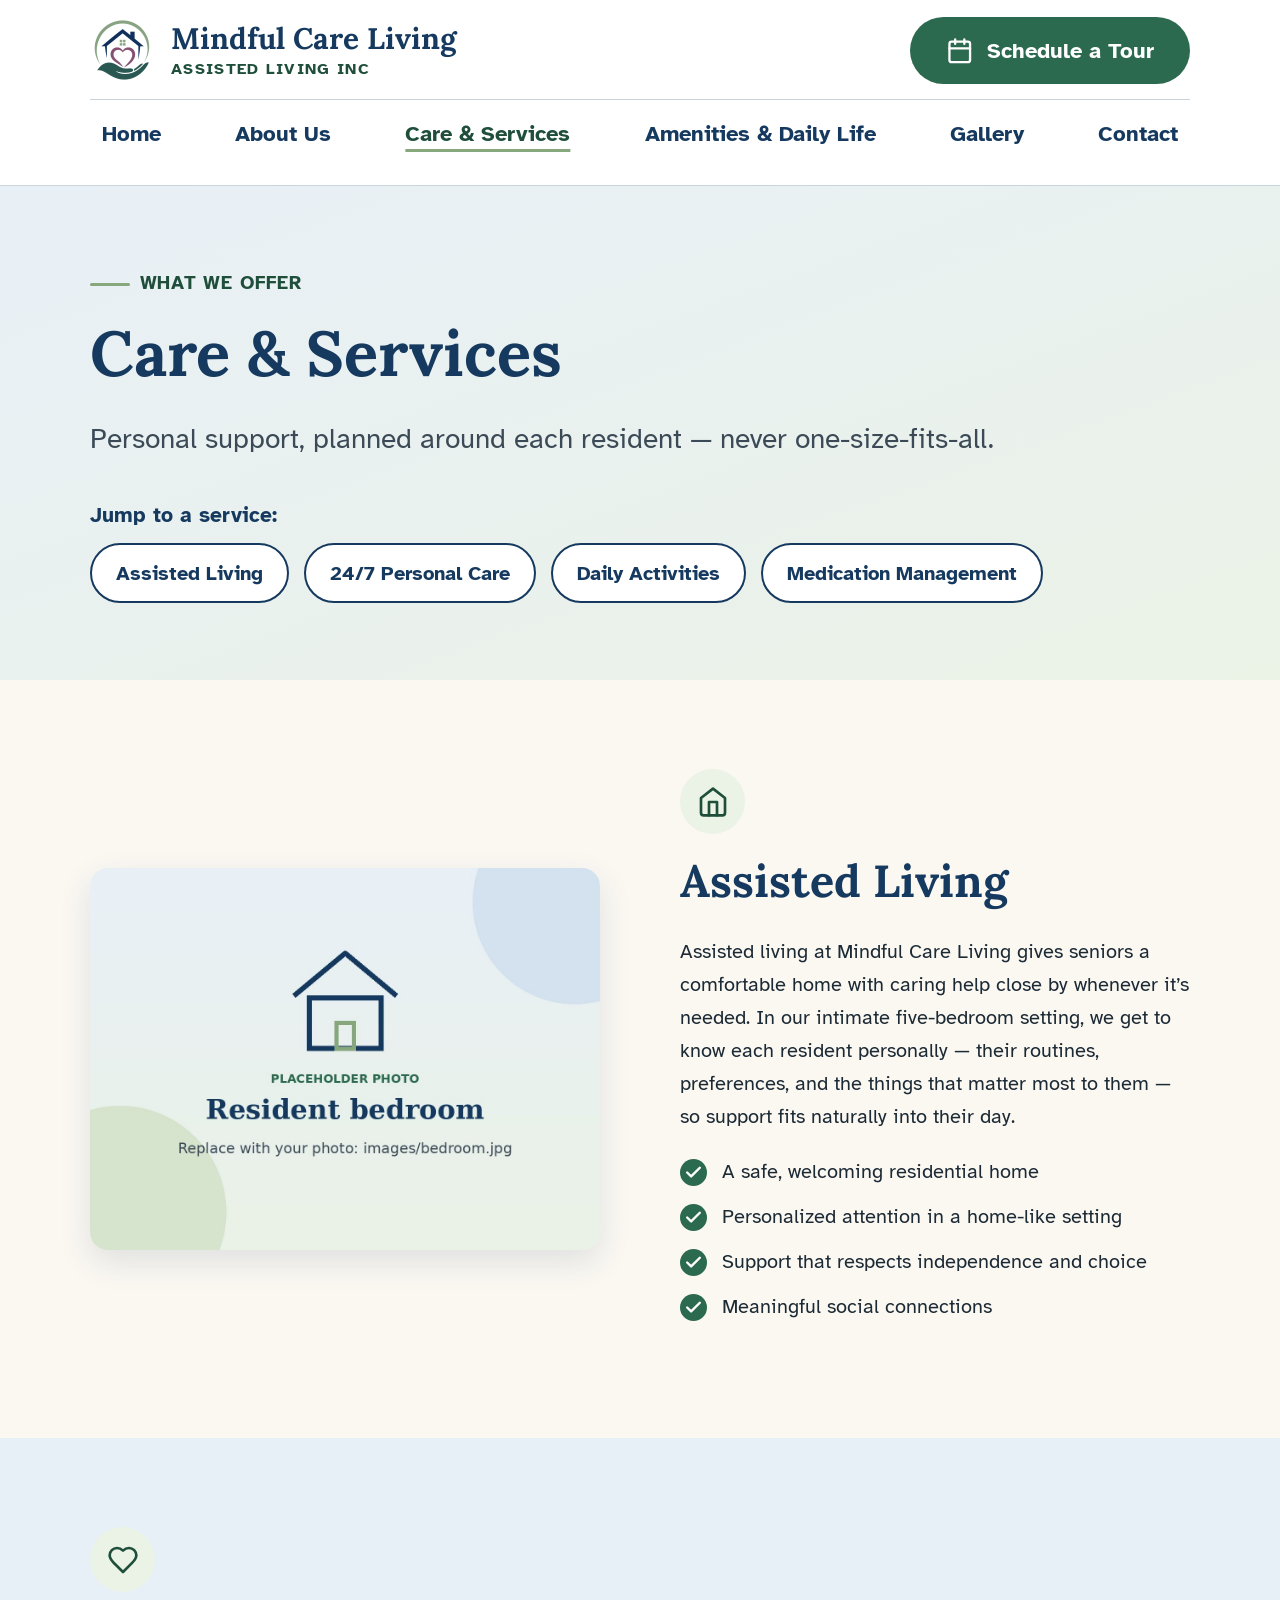
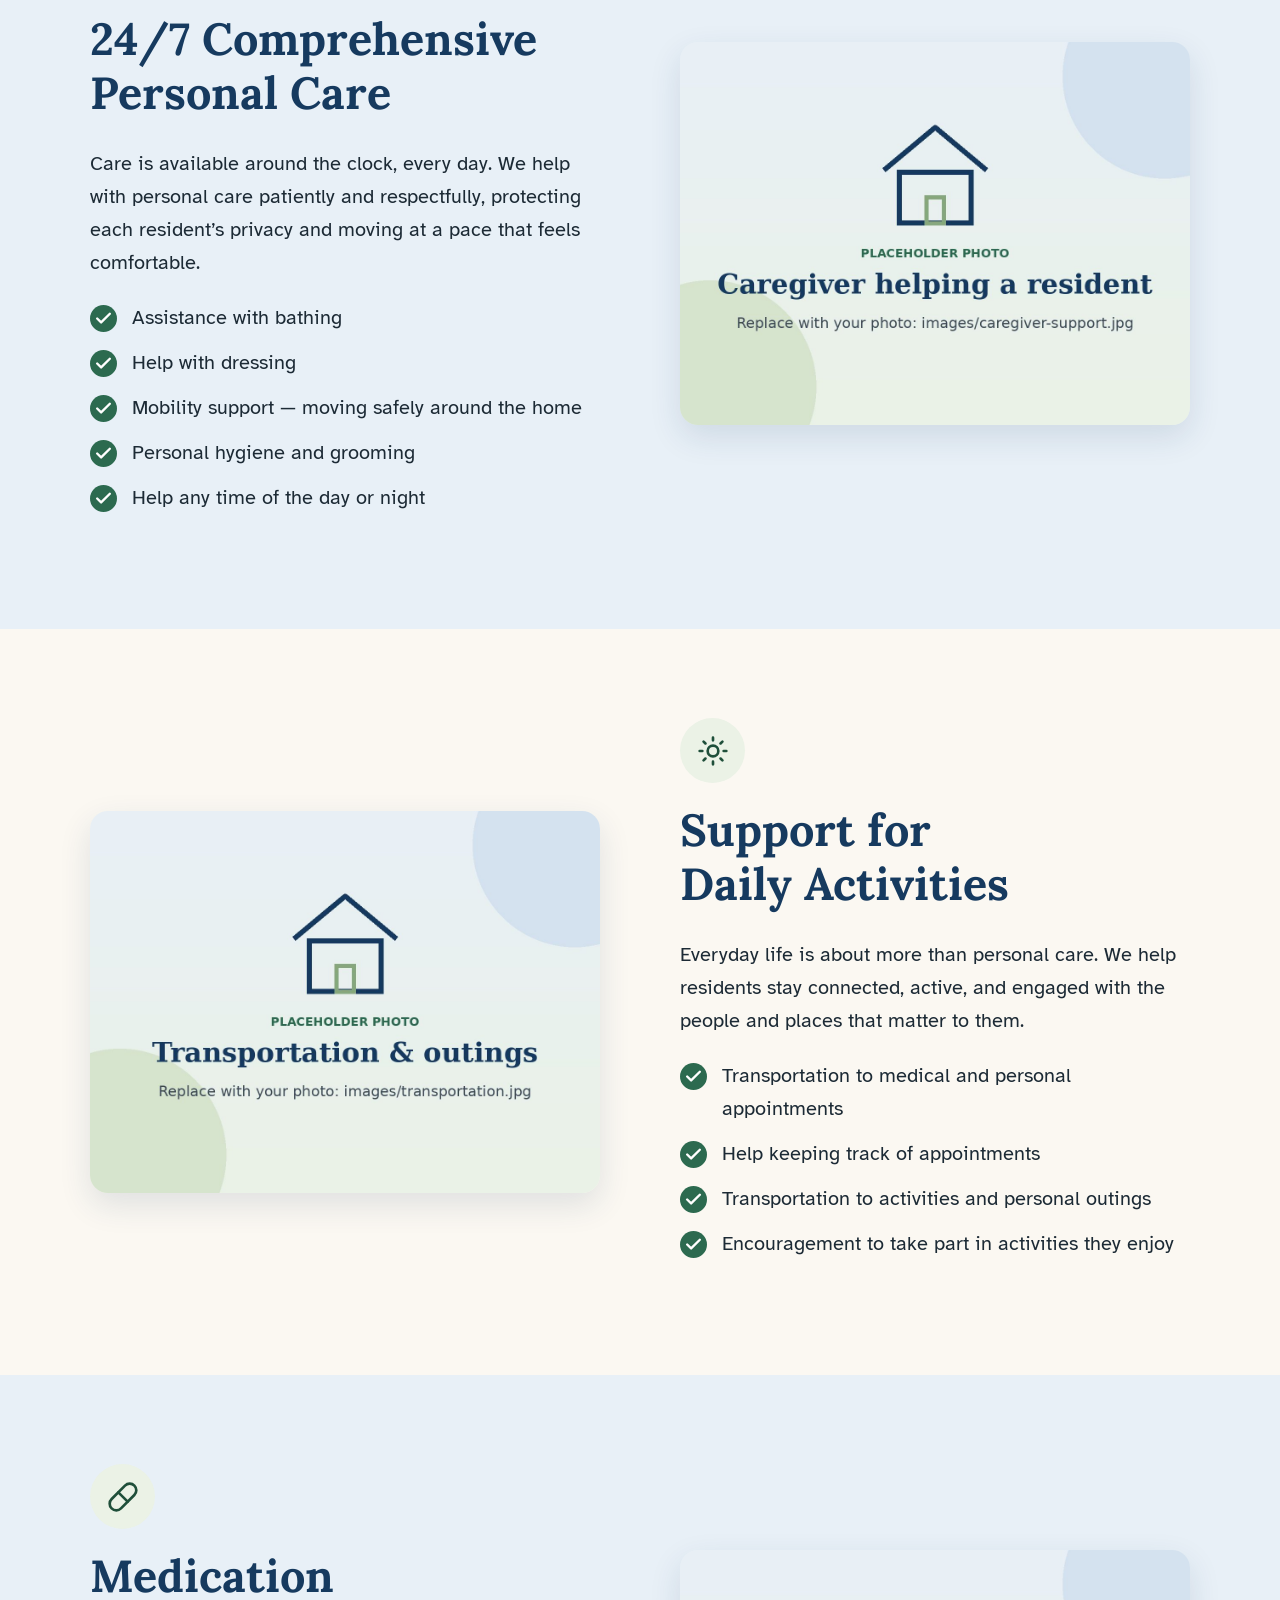
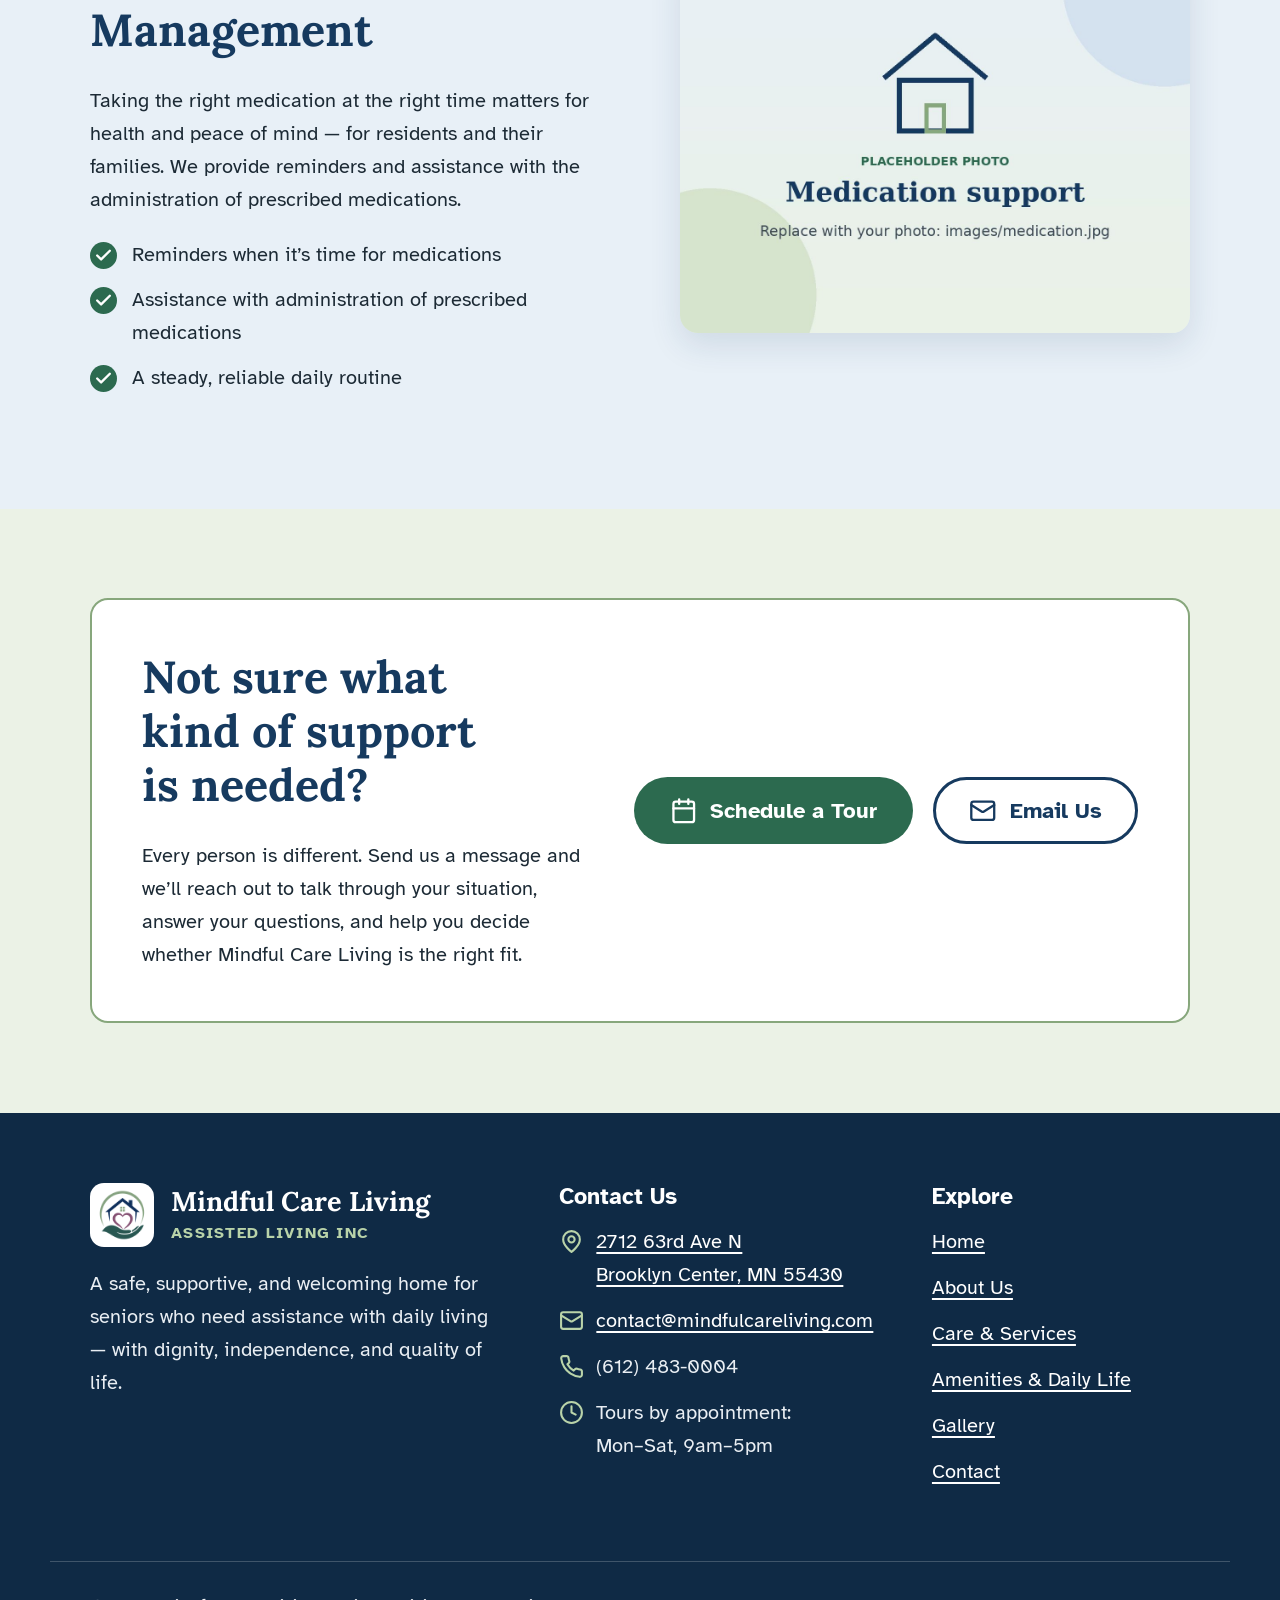
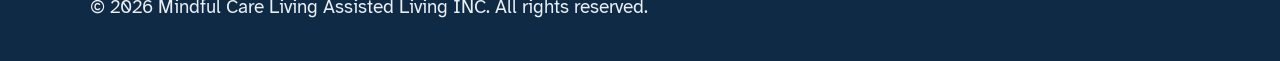
<file: care.html>
<!DOCTYPE html>
<html lang="en">
<head>
  <meta charset="utf-8">
  <meta name="viewport" content="width=device-width, initial-scale=1">
  <meta name="format-detection" content="telephone=no">
  <title>Care &amp; Services | Mindful Care Living Assisted Living INC</title>
  <meta name="description" content="Assisted living, 24/7 comprehensive personal care, support for daily activities, and medication management in Brooklyn Center, MN.">
  <meta property="og:type" content="website">
  <meta property="og:title" content="Care &amp; Services | Mindful Care Living Assisted Living INC">
  <meta property="og:description" content="Assisted living, 24/7 comprehensive personal care, support for daily activities, and medication management in Brooklyn Center, MN.">
  <link rel="icon" type="image/png" href="images/logo.png">
  <link rel="preconnect" href="https://fonts.googleapis.com">
  <link rel="preconnect" href="https://fonts.gstatic.com" crossorigin>
  <link rel="stylesheet" href="https://fonts.googleapis.com/css2?family=Atkinson+Hyperlegible:ital,wght@0,400;0,700;1,400&amp;family=Lora:ital,wght@0,600;0,700;1,500&amp;display=swap">
  <link rel="stylesheet" href="css/styles.css">
  <script>
    document.documentElement.classList.add("js");
  </script>
  <script src="js/main.js" defer></script>
</head>
<body>
  <a class="skip-link" href="#main">Skip to main content</a>

  <header>
  <!-- ===== HEADER: logo and menu ===== -->
  <div class="site-header">
    <div class="container site-header__inner">
      <a class="brand" href="index.html">
        <img src="images/logo.png" alt="" width="256" height="256">
        <span>
          <span class="brand__name">Mindful Care Living</span>
          <span class="brand__tag">Assisted Living INC</span>
        </span>
      </a>
      <a class="btn btn-primary header-cta" href="contact.html#tour"><svg class="icon" viewBox="0 0 24 24" aria-hidden="true" focusable="false"><rect x="3" y="4" width="18" height="18" rx="2"/><path d="M16 2v4M8 2v4M3 10h18"/></svg> Schedule a Tour</a>
      <button class="menu-toggle" type="button" aria-expanded="false" aria-controls="site-nav">
        <svg class="icon" viewBox="0 0 24 24" aria-hidden="true" focusable="false"><path d="M4 6h16M4 12h16M4 18h16"/></svg> Menu
      </button>
      <nav id="site-nav" class="site-nav" aria-label="Main menu">
        <ul>
          <li><a href="index.html">Home</a></li>
          <li><a href="about.html">About Us</a></li>
          <li><a href="care.html" aria-current="page">Care &amp; Services</a></li>
          <li><a href="amenities.html">Amenities &amp; Daily Life</a></li>
          <li><a href="gallery.html">Gallery</a></li>
          <li><a href="contact.html">Contact</a></li>
        </ul>
        <a class="btn btn-primary site-nav__cta" href="contact.html#tour"><svg class="icon" viewBox="0 0 24 24" aria-hidden="true" focusable="false"><rect x="3" y="4" width="18" height="18" rx="2"/><path d="M16 2v4M8 2v4M3 10h18"/></svg> Schedule a Tour</a>
      </nav>
    </div>
  </div>
  </header>

  <main id="main">
    <!-- ===== PAGE TITLE ===== -->
    <section class="page-hero">
      <div class="container">
        <p class="eyebrow">What we offer</p>
        <h1>Care &amp; Services</h1>
        <p class="lead">Personal support, planned around each resident — never one-size-fits-all.</p>
        <nav class="jump-links" aria-labelledby="jump-title">
          <h2 id="jump-title">Jump to a service:</h2>
          <ul>
            <li><a href="#assisted-living">Assisted Living</a></li>
            <li><a href="#personal-care">24/7 Personal Care</a></li>
            <li><a href="#daily-activities">Daily Activities</a></li>
            <li><a href="#medication">Medication Management</a></li>
          </ul>
        </nav>
      </div>
    </section>

    <!-- ===== ASSISTED LIVING ===== -->
    <section class="section" id="assisted-living" aria-labelledby="assisted-title">
      <div class="container split">
        <figure class="split__media">
          <!-- PHOTO: replace images/bedroom.jpg with a photo of a resident bedroom -->
          <img src="images/bedroom.jpg" alt="A bright, comfortable resident bedroom" width="1200" height="900">
        </figure>
        <div>
          <span class="icon-badge"><svg class="icon" viewBox="0 0 24 24" aria-hidden="true" focusable="false"><path d="m3 9 9-7 9 7v11a2 2 0 0 1-2 2H5a2 2 0 0 1-2-2z"/><path d="M9 22V12h6v10"/></svg></span>
          <h2 id="assisted-title">Assisted Living</h2>
          <p>Assisted living at Mindful Care Living gives seniors a comfortable home with caring help close by whenever it’s needed. In our intimate five-bedroom setting, we get to know each resident personally — their routines, preferences, and the things that matter most to them — so support fits naturally into their day.</p>
          <ul class="check-list">
            <li>A safe, welcoming residential home</li>
            <li>Personalized attention in a home-like setting</li>
            <li>Support that respects independence and choice</li>
            <li>Meaningful social connections</li>
          </ul>
        </div>
      </div>
    </section>

    <!-- ===== 24/7 PERSONAL CARE ===== -->
    <section class="section section--blue" id="personal-care" aria-labelledby="personal-title">
      <div class="container split split--reverse">
        <figure class="split__media">
          <!-- PHOTO: replace images/caregiver-support.jpg with a photo of a caregiver helping a resident -->
          <img src="images/caregiver-support.jpg" alt="A caregiver offering a helping hand to a resident" width="1200" height="900" loading="lazy">
        </figure>
        <div>
          <span class="icon-badge"><svg class="icon" viewBox="0 0 24 24" aria-hidden="true" focusable="false"><path d="M19 14c1.49-1.46 3-3.21 3-5.5A5.5 5.5 0 0 0 16.5 3c-1.76 0-3 .5-4.5 2-1.5-1.5-2.74-2-4.5-2A5.5 5.5 0 0 0 2 8.5c0 2.3 1.5 4.05 3 5.5l7 7Z"/></svg></span>
          <h2 id="personal-title">24/7 Comprehensive Personal Care</h2>
          <p>Care is available around the clock, every day. We help with personal care patiently and respectfully, protecting each resident’s privacy and moving at a pace that feels comfortable.</p>
          <ul class="check-list">
            <li>Assistance with bathing</li>
            <li>Help with dressing</li>
            <li>Mobility support — moving safely around the home</li>
            <li>Personal hygiene and grooming</li>
            <li>Help any time of the day or night</li>
          </ul>
        </div>
      </div>
    </section>

    <!-- ===== DAILY ACTIVITIES ===== -->
    <section class="section" id="daily-activities" aria-labelledby="daily-title">
      <div class="container split">
        <figure class="split__media">
          <!-- PHOTO: replace images/transportation.jpg with a photo of an outing or your vehicle -->
          <img src="images/transportation.jpg" alt="A resident heading out for an appointment with a caregiver" width="1200" height="900" loading="lazy">
        </figure>
        <div>
          <span class="icon-badge"><svg class="icon" viewBox="0 0 24 24" aria-hidden="true" focusable="false"><circle cx="12" cy="12" r="4"/><path d="M12 2v2M12 20v2M4.93 4.93l1.41 1.41M17.66 17.66l1.41 1.41M2 12h2M20 12h2M6.34 17.66l-1.41 1.41M19.07 4.93l-1.41 1.41"/></svg></span>
          <h2 id="daily-title">Support for Daily Activities</h2>
          <p>Everyday life is about more than personal care. We help residents stay connected, active, and engaged with the people and places that matter to them.</p>
          <ul class="check-list">
            <li>Transportation to medical and personal appointments</li>
            <li>Help keeping track of appointments</li>
            <li>Transportation to activities and personal outings</li>
            <li>Encouragement to take part in activities they enjoy</li>
          </ul>
        </div>
      </div>
    </section>

    <!-- ===== MEDICATION MANAGEMENT ===== -->
    <section class="section section--blue" id="medication" aria-labelledby="medication-title">
      <div class="container split split--reverse">
        <figure class="split__media">
          <!-- PHOTO: replace images/medication.jpg with a photo related to medication support -->
          <img src="images/medication.jpg" alt="A caregiver helping a resident with their daily medications" width="1200" height="900" loading="lazy">
        </figure>
        <div>
          <span class="icon-badge"><svg class="icon" viewBox="0 0 24 24" aria-hidden="true" focusable="false"><path d="m10.5 20.5 10-10a4.95 4.95 0 1 0-7-7l-10 10a4.95 4.95 0 1 0 7 7Z"/><path d="m8.5 8.5 7 7"/></svg></span>
          <h2 id="medication-title">Medication Management</h2>
          <p>Taking the right medication at the right time matters for health and peace of mind — for residents and their families. We provide reminders and assistance with the administration of prescribed medications.</p>
          <ul class="check-list">
            <li>Reminders when it’s time for medications</li>
            <li>Assistance with administration of prescribed medications</li>
            <li>A steady, reliable daily routine</li>
          </ul>
        </div>
      </div>
    </section>

    <!-- ===== NOT SURE? ===== -->
    <section class="section section--sage" aria-labelledby="help-title">
      <div class="container">
        <div class="help-box">
          <div>
            <h2 id="help-title">Not sure what kind of support is needed?</h2>
            <p>Every person is different. Send us a message and we’ll reach out to talk through your situation, answer your questions, and help you decide whether Mindful Care Living is the right fit.</p>
          </div>
          <div class="btn-group">
            <a class="btn btn-primary" href="contact.html#tour"><svg class="icon" viewBox="0 0 24 24" aria-hidden="true" focusable="false"><rect x="3" y="4" width="18" height="18" rx="2"/><path d="M16 2v4M8 2v4M3 10h18"/></svg> Schedule a Tour</a>
            <a class="btn btn-secondary" href="mailto:contact@mindfulcareliving.com"><svg class="icon" viewBox="0 0 24 24" aria-hidden="true" focusable="false"><rect x="2" y="4" width="20" height="16" rx="2"/><path d="m22 7-8.97 5.7a1.94 1.94 0 0 1-2.06 0L2 7"/></svg> Email Us</a>
          </div>
        </div>
      </div>
    </section>
  </main>

  <!-- ===== FOOTER (shown on every page) ===== -->
  <footer class="site-footer">
    <div class="container footer-grid">
      <div>
        <div class="footer-brand">
          <img src="images/logo.png" alt="" width="256" height="256">
          <span><span class="footer-brand__name">Mindful Care Living</span><span class="footer-brand__tag">Assisted Living INC</span></span>
        </div>
        <p>A safe, supportive, and welcoming home for seniors who need assistance with daily living — with dignity, independence, and quality of life.</p>
      </div>
      <div>
        <h2 class="footer-heading">Contact Us</h2>
        <ul class="footer-list">
          <li><svg class="icon" viewBox="0 0 24 24" aria-hidden="true" focusable="false"><path d="M20 10c0 6-8 12-8 12s-8-6-8-12a8 8 0 0 1 16 0Z"/><circle cx="12" cy="10" r="3"/></svg> <a href="https://www.google.com/maps/search/?api=1&amp;query=2712+63rd+Ave+N,+Brooklyn+Center,+MN+55430">2712 63rd Ave N<br>Brooklyn Center, MN 55430</a></li>
          <li><svg class="icon" viewBox="0 0 24 24" aria-hidden="true" focusable="false"><rect x="2" y="4" width="20" height="16" rx="2"/><path d="m22 7-8.97 5.7a1.94 1.94 0 0 1-2.06 0L2 7"/></svg> <a href="mailto:contact@mindfulcareliving.com">contact@mindfulcareliving.com</a></li>
          <li><svg class="icon" viewBox="0 0 24 24" aria-hidden="true" focusable="false"><path d="M22 16.92v3a2 2 0 0 1-2.18 2 19.79 19.79 0 0 1-8.63-3.07 19.5 19.5 0 0 1-6-6 19.79 19.79 0 0 1-3.07-8.67A2 2 0 0 1 4.11 2h3a2 2 0 0 1 2 1.72 12.84 12.84 0 0 0 .7 2.81 2 2 0 0 1-.45 2.11L8.09 9.91a16 16 0 0 0 6 6l1.27-1.27a2 2 0 0 1 2.11-.45 12.84 12.84 0 0 0 2.81.7A2 2 0 0 1 22 16.92z"/></svg> <span>(612) 483-0004</span></li>
          <li><svg class="icon" viewBox="0 0 24 24" aria-hidden="true" focusable="false"><circle cx="12" cy="12" r="10"/><path d="M12 6v6l4 2"/></svg> <span>Tours by appointment:<br>Mon–Sat, 9am–5pm</span></li>
        </ul>
      </div>
      <nav aria-label="Footer menu">
        <h2 class="footer-heading">Explore</h2>
        <ul class="footer-list">
          <li><a href="index.html">Home</a></li>
          <li><a href="about.html">About Us</a></li>
          <li><a href="care.html">Care &amp; Services</a></li>
          <li><a href="amenities.html">Amenities &amp; Daily Life</a></li>
          <li><a href="gallery.html">Gallery</a></li>
          <li><a href="contact.html">Contact</a></li>
        </ul>
      </nav>
    </div>
    <div class="container footer-bottom">
      <p>&copy; <span data-year>2026</span> Mindful Care Living Assisted Living INC. All rights reserved.</p>
    </div>
  </footer>
</body>
</html>
</file>
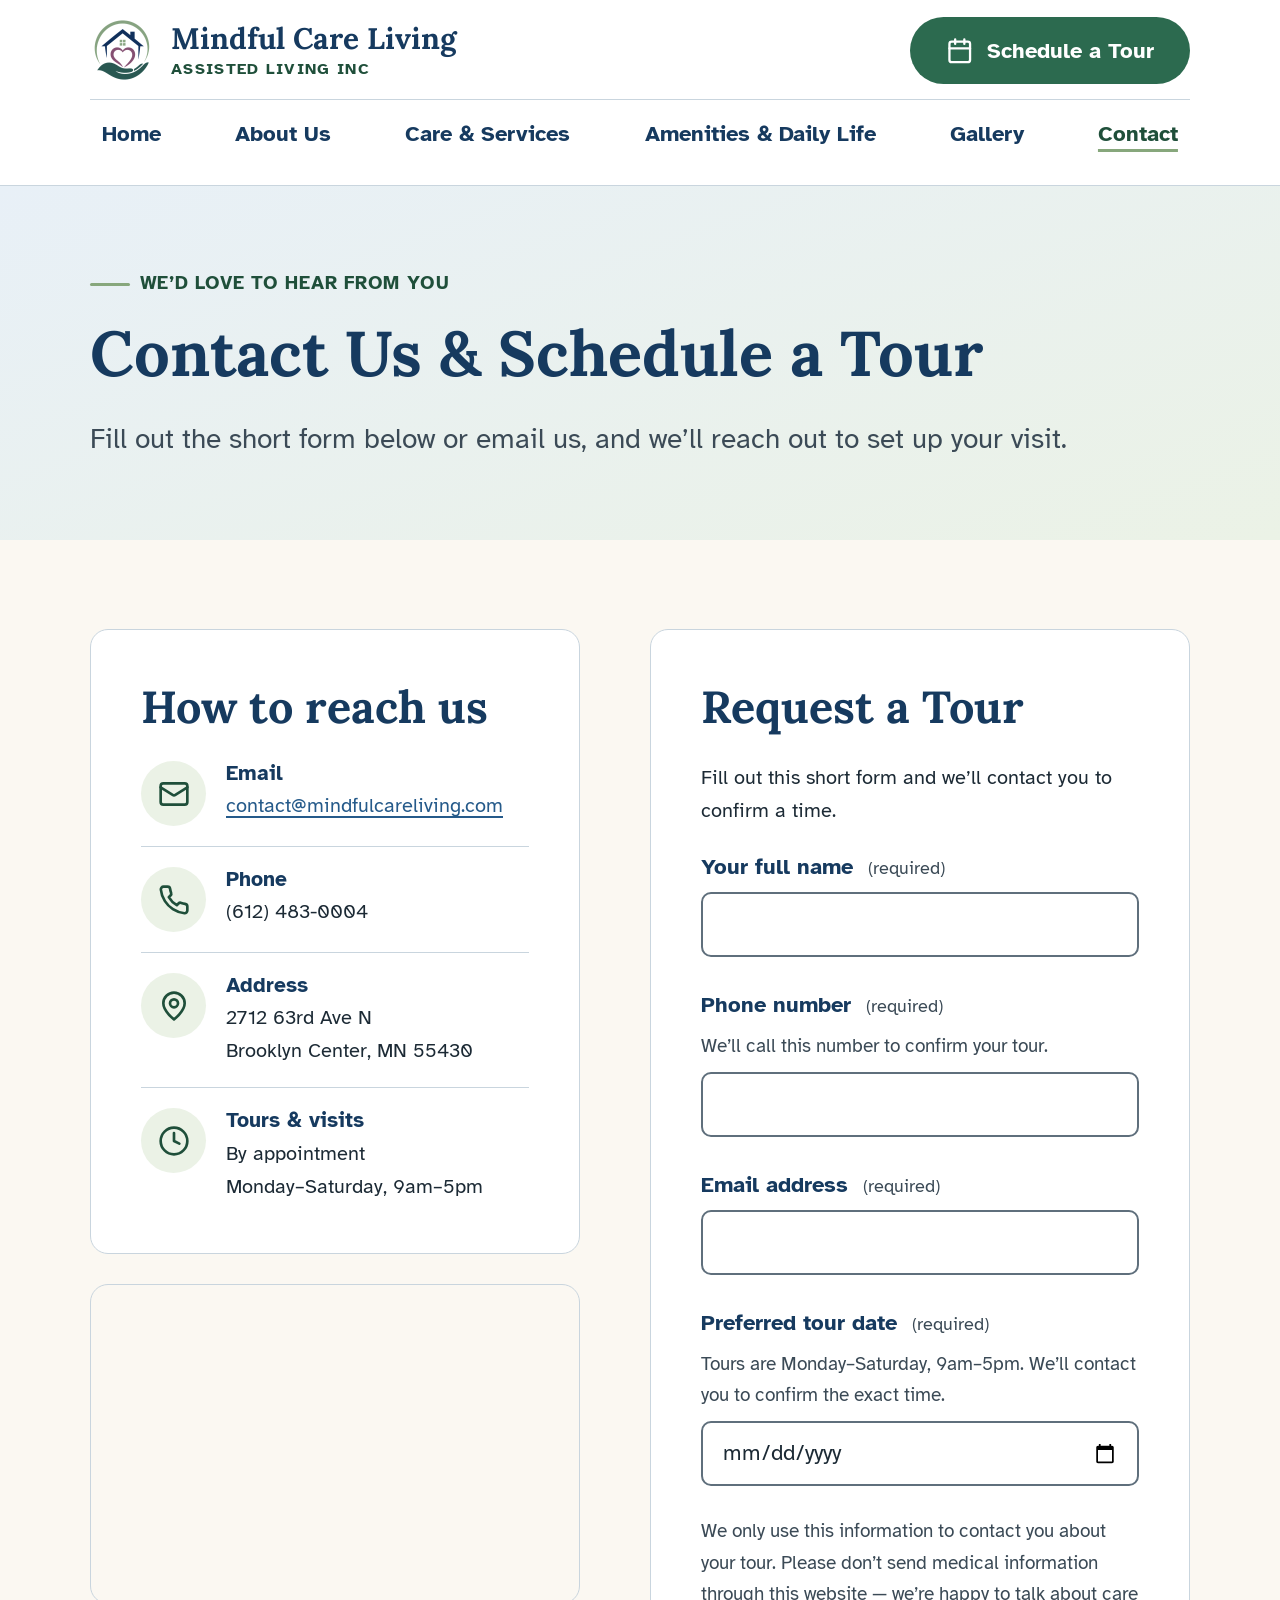
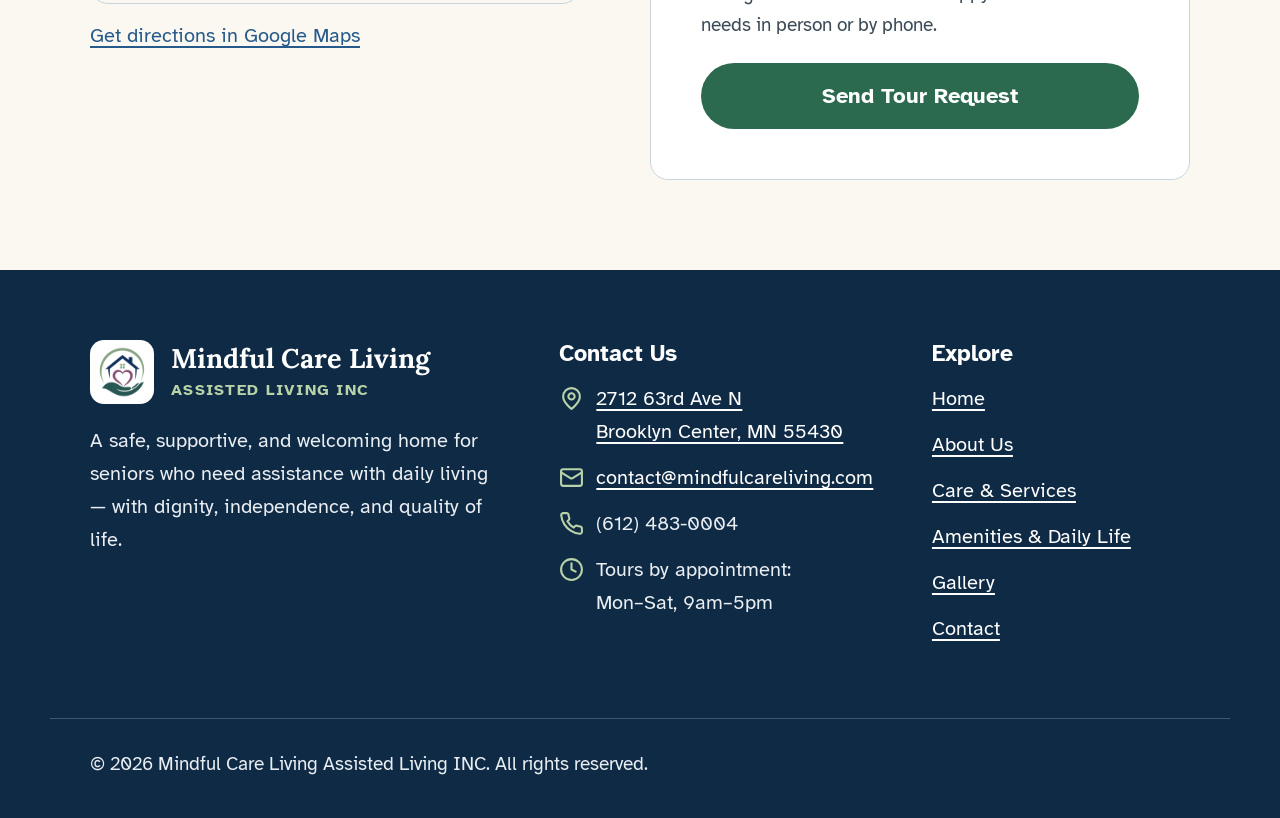
<file: contact.html>
<!DOCTYPE html>
<html lang="en">
<head>
  <meta charset="utf-8">
  <meta name="viewport" content="width=device-width, initial-scale=1">
  <meta name="format-detection" content="telephone=no">
  <title>Contact Us &amp; Schedule a Tour | Mindful Care Living Assisted Living INC</title>
  <meta name="description" content="Request a tour of Mindful Care Living, 2712 63rd Ave N, Brooklyn Center, MN 55430, online or by email. Tours by appointment Monday–Saturday, 9am–5pm.">
  <meta property="og:type" content="website">
  <meta property="og:title" content="Contact Us &amp; Schedule a Tour | Mindful Care Living Assisted Living INC">
  <meta property="og:description" content="Request a tour of Mindful Care Living, 2712 63rd Ave N, Brooklyn Center, MN 55430, online or by email. Tours by appointment Monday–Saturday, 9am–5pm.">
  <link rel="icon" type="image/png" href="images/logo.png">
  <link rel="preconnect" href="https://fonts.googleapis.com">
  <link rel="preconnect" href="https://fonts.gstatic.com" crossorigin>
  <link rel="stylesheet" href="https://fonts.googleapis.com/css2?family=Atkinson+Hyperlegible:ital,wght@0,400;0,700;1,400&amp;family=Lora:ital,wght@0,600;0,700;1,500&amp;display=swap">
  <link rel="stylesheet" href="css/styles.css">
  <script>
    document.documentElement.classList.add("js");
  </script>
  <script src="js/main.js" defer></script>
</head>
<body>
  <a class="skip-link" href="#main">Skip to main content</a>

  <header>
  <!-- ===== HEADER: logo and menu ===== -->
  <div class="site-header">
    <div class="container site-header__inner">
      <a class="brand" href="index.html">
        <img src="images/logo.png" alt="" width="256" height="256">
        <span>
          <span class="brand__name">Mindful Care Living</span>
          <span class="brand__tag">Assisted Living INC</span>
        </span>
      </a>
      <a class="btn btn-primary header-cta" href="contact.html#tour"><svg class="icon" viewBox="0 0 24 24" aria-hidden="true" focusable="false"><rect x="3" y="4" width="18" height="18" rx="2"/><path d="M16 2v4M8 2v4M3 10h18"/></svg> Schedule a Tour</a>
      <button class="menu-toggle" type="button" aria-expanded="false" aria-controls="site-nav">
        <svg class="icon" viewBox="0 0 24 24" aria-hidden="true" focusable="false"><path d="M4 6h16M4 12h16M4 18h16"/></svg> Menu
      </button>
      <nav id="site-nav" class="site-nav" aria-label="Main menu">
        <ul>
          <li><a href="index.html">Home</a></li>
          <li><a href="about.html">About Us</a></li>
          <li><a href="care.html">Care &amp; Services</a></li>
          <li><a href="amenities.html">Amenities &amp; Daily Life</a></li>
          <li><a href="gallery.html">Gallery</a></li>
          <li><a href="contact.html" aria-current="page">Contact</a></li>
        </ul>
        <a class="btn btn-primary site-nav__cta" href="contact.html#tour"><svg class="icon" viewBox="0 0 24 24" aria-hidden="true" focusable="false"><rect x="3" y="4" width="18" height="18" rx="2"/><path d="M16 2v4M8 2v4M3 10h18"/></svg> Schedule a Tour</a>
      </nav>
    </div>
  </div>
  </header>

  <main id="main">
    <!-- ===== PAGE TITLE ===== -->
    <section class="page-hero">
      <div class="container">
        <p class="eyebrow">We’d love to hear from you</p>
        <h1>Contact Us &amp; Schedule a Tour</h1>
        <p class="lead">Fill out the short form below or email us, and we’ll reach out to set up your visit.</p>
      </div>
    </section>

    <section class="section">
      <div class="container contact-grid">

        <!-- ===== CONTACT DETAILS AND MAP ===== -->
        <div>
          <div class="info-card">
            <h2>How to reach us</h2>
            <ul class="info-list">
              <li>
                <span class="icon-badge"><svg class="icon" viewBox="0 0 24 24" aria-hidden="true" focusable="false"><rect x="2" y="4" width="20" height="16" rx="2"/><path d="m22 7-8.97 5.7a1.94 1.94 0 0 1-2.06 0L2 7"/></svg></span>
                <div>
                  <h3 class="info-label">Email</h3>
                  <p><a href="mailto:contact@mindfulcareliving.com">contact@mindfulcareliving.com</a></p>
                </div>
              </li>
              <li>
                <span class="icon-badge"><svg class="icon" viewBox="0 0 24 24" aria-hidden="true" focusable="false"><path d="M22 16.92v3a2 2 0 0 1-2.18 2 19.79 19.79 0 0 1-8.63-3.07 19.5 19.5 0 0 1-6-6 19.79 19.79 0 0 1-3.07-8.67A2 2 0 0 1 4.11 2h3a2 2 0 0 1 2 1.72 12.84 12.84 0 0 0 .7 2.81 2 2 0 0 1-.45 2.11L8.09 9.91a16 16 0 0 0 6 6l1.27-1.27a2 2 0 0 1 2.11-.45 12.84 12.84 0 0 0 2.81.7A2 2 0 0 1 22 16.92z"/></svg></span>
                <div>
                  <h3 class="info-label">Phone</h3>
                  <p>(612) 483-0004</p>
                </div>
              </li>
              <li>
                <span class="icon-badge"><svg class="icon" viewBox="0 0 24 24" aria-hidden="true" focusable="false"><path d="M20 10c0 6-8 12-8 12s-8-6-8-12a8 8 0 0 1 16 0Z"/><circle cx="12" cy="10" r="3"/></svg></span>
                <div>
                  <h3 class="info-label">Address</h3>
                  <p>2712 63rd Ave N<br>Brooklyn Center, MN 55430</p>
                </div>
              </li>
              <li>
                <span class="icon-badge"><svg class="icon" viewBox="0 0 24 24" aria-hidden="true" focusable="false"><circle cx="12" cy="12" r="10"/><path d="M12 6v6l4 2"/></svg></span>
                <div>
                  <h3 class="info-label">Tours &amp; visits</h3>
                  <p>By appointment<br>Monday–Saturday, 9am–5pm</p>
                </div>
              </li>
            </ul>
          </div>

          <div class="map">
            <iframe
              src="https://maps.google.com/maps?q=2712%2063rd%20Ave%20N%2C%20Brooklyn%20Center%2C%20MN%2055430&amp;z=15&amp;output=embed"
              title="Map showing Mindful Care Living at 2712 63rd Ave N, Brooklyn Center, MN"
              loading="lazy"
              referrerpolicy="no-referrer-when-downgrade"></iframe>
            <p><a href="https://www.google.com/maps/dir/?api=1&amp;destination=2712+63rd+Ave+N,+Brooklyn+Center,+MN+55430">Get directions in Google Maps</a></p>
          </div>
        </div>

        <!-- ===== TOUR REQUEST FORM =====
             Requests are emailed to contact@mindfulcareliving.com through the free
             FormSubmit service (formsubmit.co). See README.md for the one-time setup step.
             This form intentionally does NOT ask for any medical information. -->
        <div class="form-card" id="tour">
          <h2>Request a Tour</h2>
          <p>Fill out this short form and we’ll contact you to confirm a time.</p>

          <form id="tour-form" action="https://formsubmit.co/contact@mindfulcareliving.com" method="POST">
            <input type="hidden" name="_subject" value="New tour request from the Mindful Care Living website">
            <input type="hidden" name="_template" value="table">
            <div class="hp-field" aria-hidden="true">
              <label for="tour-website">Leave this box empty</label>
              <input type="text" id="tour-website" name="_honey" tabindex="-1" autocomplete="off">
            </div>

            <div class="form-field">
              <label for="tour-name">Your full name <span class="tag">(required)</span></label>
              <input type="text" id="tour-name" name="name" autocomplete="name" required aria-describedby="tour-name-error">
              <p class="field-error" id="tour-name-error" aria-live="polite"></p>
            </div>

            <div class="form-field">
              <label for="tour-phone">Phone number <span class="tag">(required)</span></label>
              <p class="form-hint" id="tour-phone-hint">We’ll call this number to confirm your tour.</p>
              <input type="tel" id="tour-phone" name="phone" autocomplete="tel" inputmode="tel" required aria-describedby="tour-phone-hint tour-phone-error">
              <p class="field-error" id="tour-phone-error" aria-live="polite"></p>
            </div>

            <div class="form-field">
              <label for="tour-email">Email address <span class="tag">(required)</span></label>
              <input type="email" id="tour-email" name="email" autocomplete="email" required aria-describedby="tour-email-error">
              <p class="field-error" id="tour-email-error" aria-live="polite"></p>
            </div>

            <div class="form-field">
              <label for="tour-date">Preferred tour date <span class="tag">(required)</span></label>
              <p class="form-hint" id="tour-date-hint">Tours are Monday–Saturday, 9am–5pm. We’ll contact you to confirm the exact time.</p>
              <input type="date" id="tour-date" name="preferred_date" required aria-describedby="tour-date-hint tour-date-error">
              <p class="field-error" id="tour-date-error" aria-live="polite"></p>
            </div>

            <p class="form-privacy">We only use this information to contact you about your tour. Please don’t send medical information through this website — we’re happy to talk about care needs in person or by phone.</p>

            <button type="submit" class="btn btn-primary">Send Tour Request</button>
            <div id="form-status" class="form-status" role="status"></div>
          </form>
        </div>

      </div>
    </section>
  </main>

  <!-- ===== FOOTER (shown on every page) ===== -->
  <footer class="site-footer">
    <div class="container footer-grid">
      <div>
        <div class="footer-brand">
          <img src="images/logo.png" alt="" width="256" height="256">
          <span><span class="footer-brand__name">Mindful Care Living</span><span class="footer-brand__tag">Assisted Living INC</span></span>
        </div>
        <p>A safe, supportive, and welcoming home for seniors who need assistance with daily living — with dignity, independence, and quality of life.</p>
      </div>
      <div>
        <h2 class="footer-heading">Contact Us</h2>
        <ul class="footer-list">
          <li><svg class="icon" viewBox="0 0 24 24" aria-hidden="true" focusable="false"><path d="M20 10c0 6-8 12-8 12s-8-6-8-12a8 8 0 0 1 16 0Z"/><circle cx="12" cy="10" r="3"/></svg> <a href="https://www.google.com/maps/search/?api=1&amp;query=2712+63rd+Ave+N,+Brooklyn+Center,+MN+55430">2712 63rd Ave N<br>Brooklyn Center, MN 55430</a></li>
          <li><svg class="icon" viewBox="0 0 24 24" aria-hidden="true" focusable="false"><rect x="2" y="4" width="20" height="16" rx="2"/><path d="m22 7-8.97 5.7a1.94 1.94 0 0 1-2.06 0L2 7"/></svg> <a href="mailto:contact@mindfulcareliving.com">contact@mindfulcareliving.com</a></li>
          <li><svg class="icon" viewBox="0 0 24 24" aria-hidden="true" focusable="false"><path d="M22 16.92v3a2 2 0 0 1-2.18 2 19.79 19.79 0 0 1-8.63-3.07 19.5 19.5 0 0 1-6-6 19.79 19.79 0 0 1-3.07-8.67A2 2 0 0 1 4.11 2h3a2 2 0 0 1 2 1.72 12.84 12.84 0 0 0 .7 2.81 2 2 0 0 1-.45 2.11L8.09 9.91a16 16 0 0 0 6 6l1.27-1.27a2 2 0 0 1 2.11-.45 12.84 12.84 0 0 0 2.81.7A2 2 0 0 1 22 16.92z"/></svg> <span>(612) 483-0004</span></li>
          <li><svg class="icon" viewBox="0 0 24 24" aria-hidden="true" focusable="false"><circle cx="12" cy="12" r="10"/><path d="M12 6v6l4 2"/></svg> <span>Tours by appointment:<br>Mon–Sat, 9am–5pm</span></li>
        </ul>
      </div>
      <nav aria-label="Footer menu">
        <h2 class="footer-heading">Explore</h2>
        <ul class="footer-list">
          <li><a href="index.html">Home</a></li>
          <li><a href="about.html">About Us</a></li>
          <li><a href="care.html">Care &amp; Services</a></li>
          <li><a href="amenities.html">Amenities &amp; Daily Life</a></li>
          <li><a href="gallery.html">Gallery</a></li>
          <li><a href="contact.html">Contact</a></li>
        </ul>
      </nav>
    </div>
    <div class="container footer-bottom">
      <p>&copy; <span data-year>2026</span> Mindful Care Living Assisted Living INC. All rights reserved.</p>
    </div>
  </footer>
</body>
</html>
</file>
<file: css/styles.css>
/* ==========================================================================
   Mindful Care Living — Website styles
   --------------------------------------------------------------------------
   You rarely need to edit this file.
   To change the site's colors or fonts, edit the values in the ":root"
   block just below. Every page uses them.
   ========================================================================== */

:root {
  /* Brand colors (matched to the logo) */
  --navy: #163a5f;        /* headings, header text, dark sections */
  --blue: #255a8a;        /* links */
  --blue-soft: #e8f0f7;   /* light blue section backgrounds */
  --green: #2c6a4f;       /* main buttons */
  --green-dark: #1f4f3a;  /* main buttons when hovered */
  --sage: #87a77c;        /* decorative accents */
  --sage-soft: #ebf2e6;   /* light green section backgrounds */
  --heart: #8a4a6e;       /* small accents (from the heart in the logo) */
  --cream: #fbf8f2;       /* page background */
  --white: #ffffff;
  --text: #1c2a35;        /* main text */
  --text-soft: #3b4a56;   /* secondary text */
  --border: #c9d5de;
  --field-border: #5f6f7c;
  --error: #b42318;
  --success-bg: #e6f2ea;
  --focus: #0b2540;          /* keyboard focus ring on light backgrounds */
  --focus-on-dark: #ffd24d;  /* keyboard focus ring on dark backgrounds */

  /* Fonts */
  --font-body: "Atkinson Hyperlegible", "Segoe UI", Verdana, Arial, sans-serif;
  --font-heading: "Lora", Georgia, "Times New Roman", serif;

  /* Shapes and spacing */
  --radius: 18px;
  --radius-sm: 10px;
  --shadow: 0 12px 32px rgba(22, 58, 95, 0.12);
  --container: 1180px;
  --gutter: clamp(1rem, 4vw, 2rem);
  --section-space: clamp(3rem, 7vw, 5.5rem);
}

/* --------------------------------------------------------------------------
   Base
   Text is intentionally large: 18px on phones, up to 20px on computers.
   -------------------------------------------------------------------------- */

*,
*::before,
*::after {
  box-sizing: border-box;
}

html {
  font-size: 112.5%; /* 18px */
  -webkit-text-size-adjust: 100%;
  text-size-adjust: 100%;
  scroll-behavior: smooth;
}

@media (min-width: 768px) {
  html { font-size: 118.75%; } /* 19px */
}

@media (min-width: 1100px) {
  html { font-size: 125%; } /* 20px */
}

body {
  margin: 0;
  background: var(--cream);
  color: var(--text);
  font-family: var(--font-body);
  font-size: 1rem;
  line-height: 1.65;
  overflow-wrap: break-word;
}

img {
  display: block;
  max-width: 100%;
  height: auto;
}

svg.icon {
  width: 1.25em;
  height: 1.25em;
  flex-shrink: 0;
  fill: none;
  stroke: currentColor;
  stroke-width: 2;
  stroke-linecap: round;
  stroke-linejoin: round;
}

h1,
h2,
h3 {
  margin: 0 0 0.6em;
  color: var(--navy);
  font-family: var(--font-heading);
  font-weight: 700;
  line-height: 1.2;
  text-wrap: balance;
  overflow-wrap: normal; /* never split a word across lines */
}

h1 { font-size: clamp(2.1rem, 1.5rem + 2.6vw, 3.25rem); }
h2 { font-size: clamp(1.7rem, 1.35rem + 1.4vw, 2.4rem); }
h3 { font-size: clamp(1.3rem, 1.2rem + 0.4vw, 1.5rem); }

p,
ul,
ol {
  margin: 0 0 1.1em;
  max-width: 68ch;
}

a {
  color: var(--blue);
  text-decoration-thickness: 2px;
  text-underline-offset: 0.18em;
}

a:hover {
  color: var(--navy);
  text-decoration-thickness: 3px;
}

strong { font-weight: 700; }

/* Clear, thick focus ring for keyboard users */
:focus-visible {
  outline: 4px solid var(--focus);
  outline-offset: 3px;
  border-radius: 4px;
}

.site-footer :focus-visible,
.cta-band :focus-visible {
  outline-color: var(--focus-on-dark);
}

/* Hidden visually but still read by screen readers */
.visually-hidden {
  position: absolute !important;
  width: 1px;
  height: 1px;
  padding: 0;
  margin: -1px;
  overflow: hidden;
  clip: rect(0 0 0 0);
  white-space: nowrap;
  border: 0;
}

.skip-link {
  position: absolute;
  top: 0.5rem;
  left: 0.5rem;
  z-index: 100;
  padding: 0.75rem 1.25rem;
  background: var(--navy);
  color: var(--white);
  font-weight: 700;
  border-radius: var(--radius-sm);
  transform: translateY(-200%);
}

.skip-link:focus {
  transform: none;
  color: var(--white);
  outline-color: var(--focus-on-dark);
}

.container {
  width: 100%;
  max-width: var(--container);
  margin-inline: auto;
  padding-inline: var(--gutter);
}

/* --------------------------------------------------------------------------
   Buttons — large, clearly labeled, easy to tap
   -------------------------------------------------------------------------- */

.btn {
  display: inline-flex;
  align-items: center;
  justify-content: center;
  gap: 0.6em;
  min-height: 3.25rem;
  padding: 0.75em 1.5em;
  border: 3px solid transparent;
  border-radius: 999px;
  font-family: var(--font-body);
  font-size: 1.1rem;
  font-weight: 700;
  line-height: 1.25;
  text-align: center;
  text-decoration: none;
  cursor: pointer;
  transition: background-color 0.2s ease, color 0.2s ease, border-color 0.2s ease;
}

.btn:hover { text-decoration: none; }

.btn-primary {
  background: var(--green);
  color: var(--white);
}

.btn-primary:hover {
  background: var(--green-dark);
  color: var(--white);
}

.btn-secondary {
  background: var(--white);
  border-color: var(--navy);
  color: var(--navy);
}

.btn-secondary:hover {
  background: var(--blue-soft);
  color: var(--navy);
}

.btn-light {
  background: var(--white);
  color: var(--navy);
}

.btn-light:hover {
  background: var(--sage-soft);
  color: var(--navy);
}

.btn-outline-light {
  border-color: var(--white);
  color: var(--white);
  background: transparent;
}

.btn-outline-light:hover {
  background: rgba(255, 255, 255, 0.14);
  color: var(--white);
}

.btn-group {
  display: flex;
  flex-wrap: wrap;
  gap: 1rem;
  margin-top: 1.75rem;
}

@media (max-width: 479px) {
  .btn-group .btn { width: 100%; }
}

/* --------------------------------------------------------------------------
   Header and navigation
   -------------------------------------------------------------------------- */

.site-header {
  background: var(--white);
  border-bottom: 1px solid var(--border);
}

.site-header__inner {
  display: flex;
  flex-wrap: wrap;
  align-items: center;
  justify-content: space-between;
  gap: 0.75rem 1.5rem;
  padding-block: 0.85rem;
}

.brand {
  display: inline-flex;
  align-items: center;
  gap: 0.85rem;
  color: var(--navy);
  text-decoration: none;
}

.brand:hover { color: var(--navy); }

.brand img {
  width: 64px;
  height: auto;
}

.brand__name {
  display: block;
  font-family: var(--font-heading);
  font-size: clamp(1.25rem, 1.1rem + 0.6vw, 1.55rem);
  font-weight: 700;
  line-height: 1.15;
}

.brand__tag {
  display: block;
  margin-top: 0.15rem;
  color: var(--green-dark);
  font-size: 0.82rem;
  font-weight: 700;
  letter-spacing: 0.08em;
  line-height: 1.3;
  text-transform: uppercase; /* shown in capitals; the text itself stays "Assisted Living INC" */
}

.header-cta { display: none; }

.menu-toggle {
  display: none;
  align-items: center;
  gap: 0.5em;
  min-height: 3rem;
  padding: 0.5em 1.1em;
  border: 2px solid var(--navy);
  border-radius: 999px;
  background: var(--white);
  color: var(--navy);
  font: 700 1rem/1.2 var(--font-body);
  cursor: pointer;
}

.menu-toggle:hover { background: var(--blue-soft); }

.site-nav {
  width: 100%;
}

.site-nav ul {
  display: flex;
  flex-direction: column;
  max-width: none;
  margin: 0;
  padding: 0;
  list-style: none;
}

.site-nav li a {
  display: block;
  padding: 0.85rem 0.25rem;
  border-top: 1px solid var(--border);
  color: var(--navy);
  font-size: 1.1rem;
  font-weight: 700;
  text-decoration: none;
}

.site-nav li a:hover {
  background: var(--blue-soft);
  text-decoration: underline;
}

.site-nav li a[aria-current="page"] {
  color: var(--green-dark);
  text-decoration: underline;
  text-decoration-thickness: 3px;
  text-decoration-color: var(--sage);
  text-underline-offset: 0.35em;
}

.site-nav__cta {
  margin-top: 1rem;
  width: 100%;
}

/* With JavaScript on, the menu folds away on small screens */
.js .menu-toggle { display: inline-flex; }

.js .site-nav { display: none; }

.js .site-nav.is-open {
  display: block;
  padding-bottom: 0.5rem;
}

@media (min-width: 1024px) {
  .header-cta { display: inline-flex; }

  .js .menu-toggle { display: none; }

  .site-nav,
  .js .site-nav {
    display: block;
    border-top: 1px solid var(--border);
  }

  .site-nav ul {
    flex-direction: row;
    flex-wrap: wrap;
    justify-content: space-between;
  }

  .site-nav li a {
    padding: 0.8rem 0.6rem;
    border-top: 0;
    border-radius: var(--radius-sm);
  }

  .site-nav__cta { display: none; }
}

/* --------------------------------------------------------------------------
   Sections
   -------------------------------------------------------------------------- */

.section {
  padding-block: var(--section-space);
}

.section--white { background: var(--white); }
.section--blue { background: var(--blue-soft); }
.section--sage { background: var(--sage-soft); }

.section__header {
  max-width: 46rem;
  margin-bottom: 2.5rem;
}

.section__header--center {
  margin-inline: auto;
  text-align: center;
}

.section__header--center p { margin-inline: auto; }

.eyebrow {
  display: inline-flex;
  align-items: flex-start;
  gap: 0.5em;
  margin: 0 0 0.75rem;
  color: var(--green-dark);
  font-size: 0.95rem;
  font-weight: 700;
  letter-spacing: 0.04em;
  text-transform: uppercase;
}

/* Short line before the label; stays beside the first row if the label wraps */
.eyebrow::before {
  content: "";
  flex-shrink: 0;
  width: 2rem;
  height: 3px;
  margin-top: calc(0.825em - 1.5px);
  border-radius: 3px;
  background: var(--sage);
}

.lead {
  color: var(--text-soft);
  font-size: 1.2rem;
}

/* Home page hero */
.hero {
  overflow-x: clip;
  padding-block: clamp(2.5rem, 6vw, 5rem);
  background: linear-gradient(160deg, var(--cream) 0%, var(--blue-soft) 100%);
}

.hero__grid {
  display: grid;
  gap: 2.5rem;
  align-items: center;
}

.hero__note {
  display: flex;
  align-items: center;
  gap: 0.5em;
  margin-top: 1.25rem;
  color: var(--text-soft);
  font-size: 1rem;
}

.hero__media {
  position: relative;
  margin: 0;
}

.hero__media::before {
  content: "";
  position: absolute;
  inset: 1.25rem -1.25rem -1.25rem 1.25rem;
  z-index: 0;
  border-radius: var(--radius);
  background: var(--sage-soft);
  border: 2px solid var(--sage);
}

.hero__media img {
  position: relative;
  z-index: 1;
  width: 100%;
  aspect-ratio: 4 / 3;
  object-fit: cover;
  border-radius: var(--radius);
  box-shadow: var(--shadow);
}

@media (min-width: 900px) {
  .hero__grid { grid-template-columns: 1.05fr 1fr; gap: 4rem; }
  .hero .eyebrow { font-size: 0.82rem; }
}

/* Inner page title area */
.page-hero {
  padding-block: clamp(2.5rem, 6vw, 4.5rem);
  background: linear-gradient(160deg, var(--blue-soft) 0%, var(--sage-soft) 100%);
}

.page-hero h1 { margin-bottom: 0.4em; }

.page-hero .lead {
  margin-bottom: 0;
  font-size: clamp(1.2rem, 1.1rem + 0.5vw, 1.45rem);
}

/* Highlights row */
.highlights {
  display: grid;
  gap: 1.25rem;
  margin: 0;
  padding: 0;
  max-width: none;
  list-style: none;
}

.highlights li {
  display: flex;
  gap: 1rem;
  align-items: flex-start;
  padding: 1.25rem;
  background: var(--white);
  border: 1px solid var(--border);
  border-radius: var(--radius);
}

.highlights h3 {
  margin-bottom: 0.25em;
  font-family: var(--font-body);
  font-size: 1.1rem;
}

.highlights p {
  margin: 0;
  color: var(--text-soft);
}

@media (min-width: 640px) {
  .highlights { grid-template-columns: repeat(2, 1fr); }
}

@media (min-width: 1100px) {
  .highlights { grid-template-columns: repeat(4, minmax(0, 1fr)); }
  .highlights li { flex-direction: column; }
}

.icon-badge {
  display: inline-grid;
  place-items: center;
  width: 3.25rem;
  height: 3.25rem;
  flex-shrink: 0;
  border-radius: 50%;
  background: var(--sage-soft);
  color: var(--green-dark);
}

.icon-badge svg.icon {
  width: 1.6rem;
  height: 1.6rem;
}

.section--sage .icon-badge { background: var(--white); }

.section--sage .audience__panel .icon-badge { background: var(--sage-soft); }

/* Picture + text side by side */
.split {
  display: grid;
  gap: 2.5rem;
  align-items: center;
}

.split__media {
  margin: 0;
}

.split__media img {
  width: 100%;
  aspect-ratio: 4 / 3;
  object-fit: cover;
  border-radius: var(--radius);
  box-shadow: var(--shadow);
}

.split .icon-badge { margin-bottom: 1rem; }

@media (min-width: 900px) {
  .split { grid-template-columns: 1fr 1fr; gap: 4rem; }
  .split--reverse .split__media { order: 2; }
}

.split + .split { margin-top: var(--section-space); }

/* Cards */
.cards {
  display: grid;
  gap: 1.5rem;
  margin: 0;
  padding: 0;
  max-width: none;
  list-style: none;
}

@media (min-width: 640px) {
  .cards { grid-template-columns: repeat(2, 1fr); }
}

@media (min-width: 1100px) {
  .cards--3 { grid-template-columns: repeat(3, minmax(0, 1fr)); }
}

@media (min-width: 1200px) {
  .cards--4 { grid-template-columns: repeat(4, minmax(0, 1fr)); }
  .cards--4 .card { padding: 1.5rem; }
  .cards--4 .card h3 { font-size: 1.3rem; }
}

.card {
  display: flex;
  flex-direction: column;
  padding: 1.75rem;
  background: var(--white);
  border: 1px solid var(--border);
  border-radius: var(--radius);
}

.card .icon-badge { margin-bottom: 1rem; }

.card p {
  color: var(--text-soft);
}

.card__link {
  display: inline-flex;
  align-items: center;
  gap: 0.4em;
  margin-top: auto;
  min-height: 2.75rem;
  font-weight: 700;
}

/* Lists with check marks */
.check-list {
  margin: 0 0 1.25em;
  padding: 0;
  list-style: none;
}

.check-list li {
  position: relative;
  margin-bottom: 0.6em;
  padding-left: 2.1em;
}

.check-list li::before {
  content: "";
  position: absolute;
  left: 0;
  top: 0.2em;
  width: 1.35em;
  height: 1.35em;
  border-radius: 50%;
  background: var(--green) url("data:image/svg+xml,%3Csvg xmlns='http://www.w3.org/2000/svg' viewBox='0 0 24 24' fill='none' stroke='white' stroke-width='3' stroke-linecap='round' stroke-linejoin='round'%3E%3Cpolyline points='20 6 9 17 4 12'/%3E%3C/svg%3E") center / 70% no-repeat;
}

/* Two audiences: families and referring professionals */
.audience {
  display: grid;
  gap: 1.5rem;
}

@media (min-width: 900px) {
  .audience { grid-template-columns: 1fr 1fr; }
}

.audience__panel {
  display: flex;
  flex-direction: column;
  padding: clamp(1.5rem, 4vw, 2.5rem);
  background: var(--white);
  border-radius: var(--radius);
  border: 1px solid var(--border);
}

.audience__panel .icon-badge { margin-bottom: 1rem; }

.audience__panel .btn-group { margin-top: auto; padding-top: 0.5rem; }

.contact-lines {
  margin: 0 0 1.5rem;
  padding: 0;
  list-style: none;
}

.contact-lines li {
  display: flex;
  align-items: center;
  gap: 0.6em;
  margin-bottom: 0.5em;
}

.contact-lines svg.icon { color: var(--green-dark); }

/* Pull quote */
.quote {
  max-width: 48rem;
  margin: 0 auto;
  text-align: center;
}

.quote svg.icon {
  width: 2.5rem;
  height: 2.5rem;
  margin: 0 auto 1rem;
  color: var(--heart);
}

.quote blockquote {
  margin: 0;
}

.quote p {
  max-width: none;
  margin: 0;
  font-weight: 500;
  color: var(--navy);
  font-family: var(--font-heading);
  font-size: clamp(1.5rem, 1.2rem + 1.4vw, 2.2rem);
  font-style: italic;
  line-height: 1.4;
}

/* Values row */
.values {
  display: grid;
  grid-template-columns: repeat(2, 1fr);
  gap: 1rem;
  margin: 1.5rem 0 0;
  padding: 0;
  max-width: none;
  list-style: none;
}

@media (min-width: 640px) {
  .values { grid-template-columns: repeat(4, 1fr); }
}

.values li {
  display: flex;
  flex-direction: column;
  align-items: center;
  gap: 0.5rem;
  padding: 1.25rem 0.75rem;
  background: var(--white);
  border: 1px solid var(--border);
  border-radius: var(--radius);
  color: var(--navy);
  font-weight: 700;
  text-align: center;
}

/* "On this page" jump links */
.jump-links {
  margin-top: 2rem;
}

.jump-links h2 {
  margin-bottom: 0.75rem;
  font-family: var(--font-body);
  font-size: 1.05rem;
}

.jump-links ul {
  display: flex;
  flex-wrap: wrap;
  gap: 0.75rem;
  margin: 0;
  padding: 0;
  max-width: none;
  list-style: none;
}

.jump-links a {
  display: inline-flex;
  align-items: center;
  min-height: 3rem;
  padding: 0.5em 1.2em;
  background: var(--white);
  border: 2px solid var(--navy);
  border-radius: 999px;
  color: var(--navy);
  font-weight: 700;
  text-decoration: none;
}

.jump-links a:hover { background: var(--blue-soft); }

/* Sections that are jump-link targets leave room at the top */
[id] { scroll-margin-top: 1rem; }

/* Call-to-action band */
.cta-band {
  padding-block: var(--section-space);
  background: var(--navy);
  color: var(--white);
  text-align: center;
}

.cta-band h2 { color: var(--white); }

.cta-band p {
  margin-inline: auto;
  font-size: 1.15rem;
}

.cta-band .btn-group { justify-content: center; }

/* Help box */
.help-box {
  display: grid;
  gap: 1.5rem;
  align-items: center;
  padding: clamp(1.5rem, 4vw, 2.5rem);
  background: var(--white);
  border: 2px solid var(--sage);
  border-radius: var(--radius);
}

.help-box p:last-child { margin-bottom: 0; }

@media (min-width: 900px) {
  .help-box { grid-template-columns: 1.4fr auto; }
  .help-box .btn-group { margin-top: 0; }
}

/* --------------------------------------------------------------------------
   Gallery
   -------------------------------------------------------------------------- */

.gallery {
  display: grid;
  gap: 1.5rem;
  margin: 0;
  padding: 0;
  max-width: none;
  list-style: none;
}

@media (min-width: 640px) {
  .gallery { grid-template-columns: repeat(2, 1fr); }
}

@media (min-width: 1024px) {
  .gallery { grid-template-columns: repeat(3, 1fr); }
}

.gallery figure {
  margin: 0;
  height: 100%;
  background: var(--white);
  border: 1px solid var(--border);
  border-radius: var(--radius);
  overflow: hidden;
}

.gallery a {
  display: block;
  color: inherit;
  text-decoration: none;
}

.gallery img {
  width: 100%;
  aspect-ratio: 4 / 3;
  object-fit: cover;
  transition: transform 0.3s ease;
}

.gallery a:hover img { transform: scale(1.03); }

.gallery a:focus-visible {
  outline-offset: -4px;
}

.gallery figcaption {
  padding: 0.9rem 1.1rem;
  color: var(--navy);
  font-weight: 700;
}

.gallery__hint {
  display: block;
  color: var(--text-soft);
  font-size: 0.9rem;
  font-weight: 400;
}

.lightbox {
  width: min(92vw, 1100px);
  max-height: 92vh;
  padding: 0;
  border: 0;
  border-radius: var(--radius);
  background: var(--white);
  color: var(--text);
}

.lightbox::backdrop {
  background: rgba(11, 37, 64, 0.85);
}

.lightbox img {
  width: 100%;
  max-height: 72vh;
  object-fit: contain;
  background: var(--navy);
}

.lightbox__bar {
  display: flex;
  flex-wrap: wrap;
  align-items: center;
  justify-content: space-between;
  gap: 1rem;
  padding: 1rem 1.25rem;
}

.lightbox__caption {
  margin: 0;
  color: var(--navy);
  font-weight: 700;
  font-size: 1.15rem;
}

/* --------------------------------------------------------------------------
   Contact page and tour form
   -------------------------------------------------------------------------- */

.contact-grid {
  display: grid;
  gap: 2.5rem;
  align-items: start;
}

.contact-grid > *,
.info-list li > div { min-width: 0; }

.info-list a { overflow-wrap: anywhere; }

@media (min-width: 1000px) {
  .contact-grid { grid-template-columns: 1fr 1.1fr; gap: 3.5rem; }
}

.info-card,
.form-card {
  padding: clamp(1.5rem, 4vw, 2.5rem);
  background: var(--white);
  border: 1px solid var(--border);
  border-radius: var(--radius);
}

.info-list {
  margin: 0;
  padding: 0;
  list-style: none;
}

.info-list li {
  display: flex;
  gap: 1rem;
  padding-block: 1rem;
  border-bottom: 1px solid var(--border);
}

.info-list li:first-child { padding-top: 0; }
.info-list li:last-child { border-bottom: 0; padding-bottom: 0; }

.info-label {
  margin: 0 0 0.15em;
  font-family: var(--font-body);
  font-size: 1.05rem;
}

.info-list p { margin: 0; }

.info-list .big-phone {
  font-size: 1.35rem;
  font-weight: 700;
}

.map {
  margin-top: 1.5rem;
}

.map iframe {
  display: block;
  width: 100%;
  height: 320px;
  border: 1px solid var(--border);
  border-radius: var(--radius);
}

.map p { margin-top: 0.75rem; }

.form-field {
  margin-bottom: 1.5rem;
}

.form-field label {
  display: block;
  margin-bottom: 0.35rem;
  color: var(--navy);
  font-size: 1.1rem;
  font-weight: 700;
}

.form-field .tag {
  margin-left: 0.4em;
  color: var(--text-soft);
  font-size: 0.9rem;
  font-weight: 400;
}

.form-hint {
  margin: 0 0 0.5rem;
  color: var(--text-soft);
  font-size: 0.95rem;
}

.form-field input {
  display: block;
  width: 100%;
  min-height: 3.25rem;
  padding: 0.6em 0.85em;
  border: 2px solid var(--field-border);
  border-radius: var(--radius-sm);
  background: var(--white);
  color: var(--text);
  font: 1.1rem/1.4 var(--font-body);
}

.form-field input:focus-visible {
  border-color: var(--focus);
  outline: 3px solid var(--focus);
  outline-offset: 1px;
}

.form-field input[aria-invalid="true"] {
  border-color: var(--error);
}

.field-error {
  display: flex;
  align-items: center;
  gap: 0.4em;
  margin: 0.4rem 0 0;
  color: var(--error);
  font-weight: 700;
}

.field-error:empty { display: none; }

.field-error::before {
  content: "!";
  display: inline-grid;
  place-items: center;
  width: 1.3em;
  height: 1.3em;
  flex-shrink: 0;
  border-radius: 50%;
  background: var(--error);
  color: var(--white);
  font-size: 0.85em;
}

.form-privacy {
  color: var(--text-soft);
  font-size: 0.95rem;
}

.form-card .btn {
  width: 100%;
}

.form-card .btn[disabled] {
  opacity: 0.7;
  cursor: wait;
}

.form-status:empty { display: none; }

.form-status {
  margin-top: 1.25rem;
  padding: 1rem 1.25rem;
  border-radius: var(--radius-sm);
  font-weight: 700;
}

.form-status.is-success {
  background: var(--success-bg);
  border: 2px solid var(--green);
  color: var(--green-dark);
}

.form-status.is-error {
  background: #fdecea;
  border: 2px solid var(--error);
  color: #7a1a12;
}

.form-status:focus { outline: 3px solid var(--focus); outline-offset: 3px; }

/* Honeypot field that catches spam bots — hidden from people */
.hp-field {
  position: absolute;
  left: -9999px;
}

/* --------------------------------------------------------------------------
   Footer
   -------------------------------------------------------------------------- */

.site-footer {
  padding-top: 3.5rem;
  background: #0f2a45;
  color: #e9eef3;
}

.site-footer a {
  color: var(--white);
}

.site-footer a:hover { color: #d7e7f5; }

.footer-grid {
  display: grid;
  gap: 2.5rem;
}

@media (min-width: 900px) {
  .footer-grid { grid-template-columns: 1.3fr 1fr 0.8fr; }
}

.footer-brand {
  display: flex;
  align-items: center;
  gap: 0.85rem;
  margin-bottom: 1rem;
}

.footer-brand img {
  width: 64px;
  padding: 6px;
  background: var(--white);
  border-radius: 14px;
}

.footer-brand__name {
  display: block;
  color: var(--white);
  font-family: var(--font-heading);
  font-size: 1.35rem;
  font-weight: 700;
  line-height: 1.2;
}

.footer-brand__tag {
  display: block;
  margin-top: 0.3rem;
  color: #b9d3a9;
  font-size: 0.8rem;
  font-weight: 700;
  letter-spacing: 0.08em;
  line-height: 1.3;
  text-transform: uppercase; /* shown in capitals; the text itself stays "Assisted Living INC" */
}

.footer-heading {
  margin-bottom: 0.75rem;
  color: var(--white);
  font-family: var(--font-body);
  font-size: 1.15rem;
}

.footer-list {
  margin: 0;
  padding: 0;
  list-style: none;
}

.footer-list li {
  display: flex;
  gap: 0.6em;
  margin-bottom: 0.65em;
}

.footer-list svg.icon {
  margin-top: 0.2em;
  color: #b9d3a9;
}

.footer-list a {
  display: inline-block;
}

.footer-bottom {
  margin-top: 3rem;
  padding-block: 1.5rem;
  border-top: 1px solid rgba(255, 255, 255, 0.2);
  font-size: 0.95rem;
}

.footer-bottom p { margin-bottom: 0.4em; max-width: none; }

/* --------------------------------------------------------------------------
   Respect people who prefer less motion
   -------------------------------------------------------------------------- */

@media (prefers-reduced-motion: reduce) {
  html { scroll-behavior: auto; }

  *,
  *::before,
  *::after {
    transition: none !important;
    animation: none !important;
  }
}

/* --------------------------------------------------------------------------
   Printing (e.g. families printing the contact page)
   -------------------------------------------------------------------------- */

@media print {
  .menu-toggle,
  .site-nav,
  .header-cta,
  .cta-band,
  .map,
  .form-card { display: none !important; }

  body { background: #fff; font-size: 12pt; }
}
</file>
